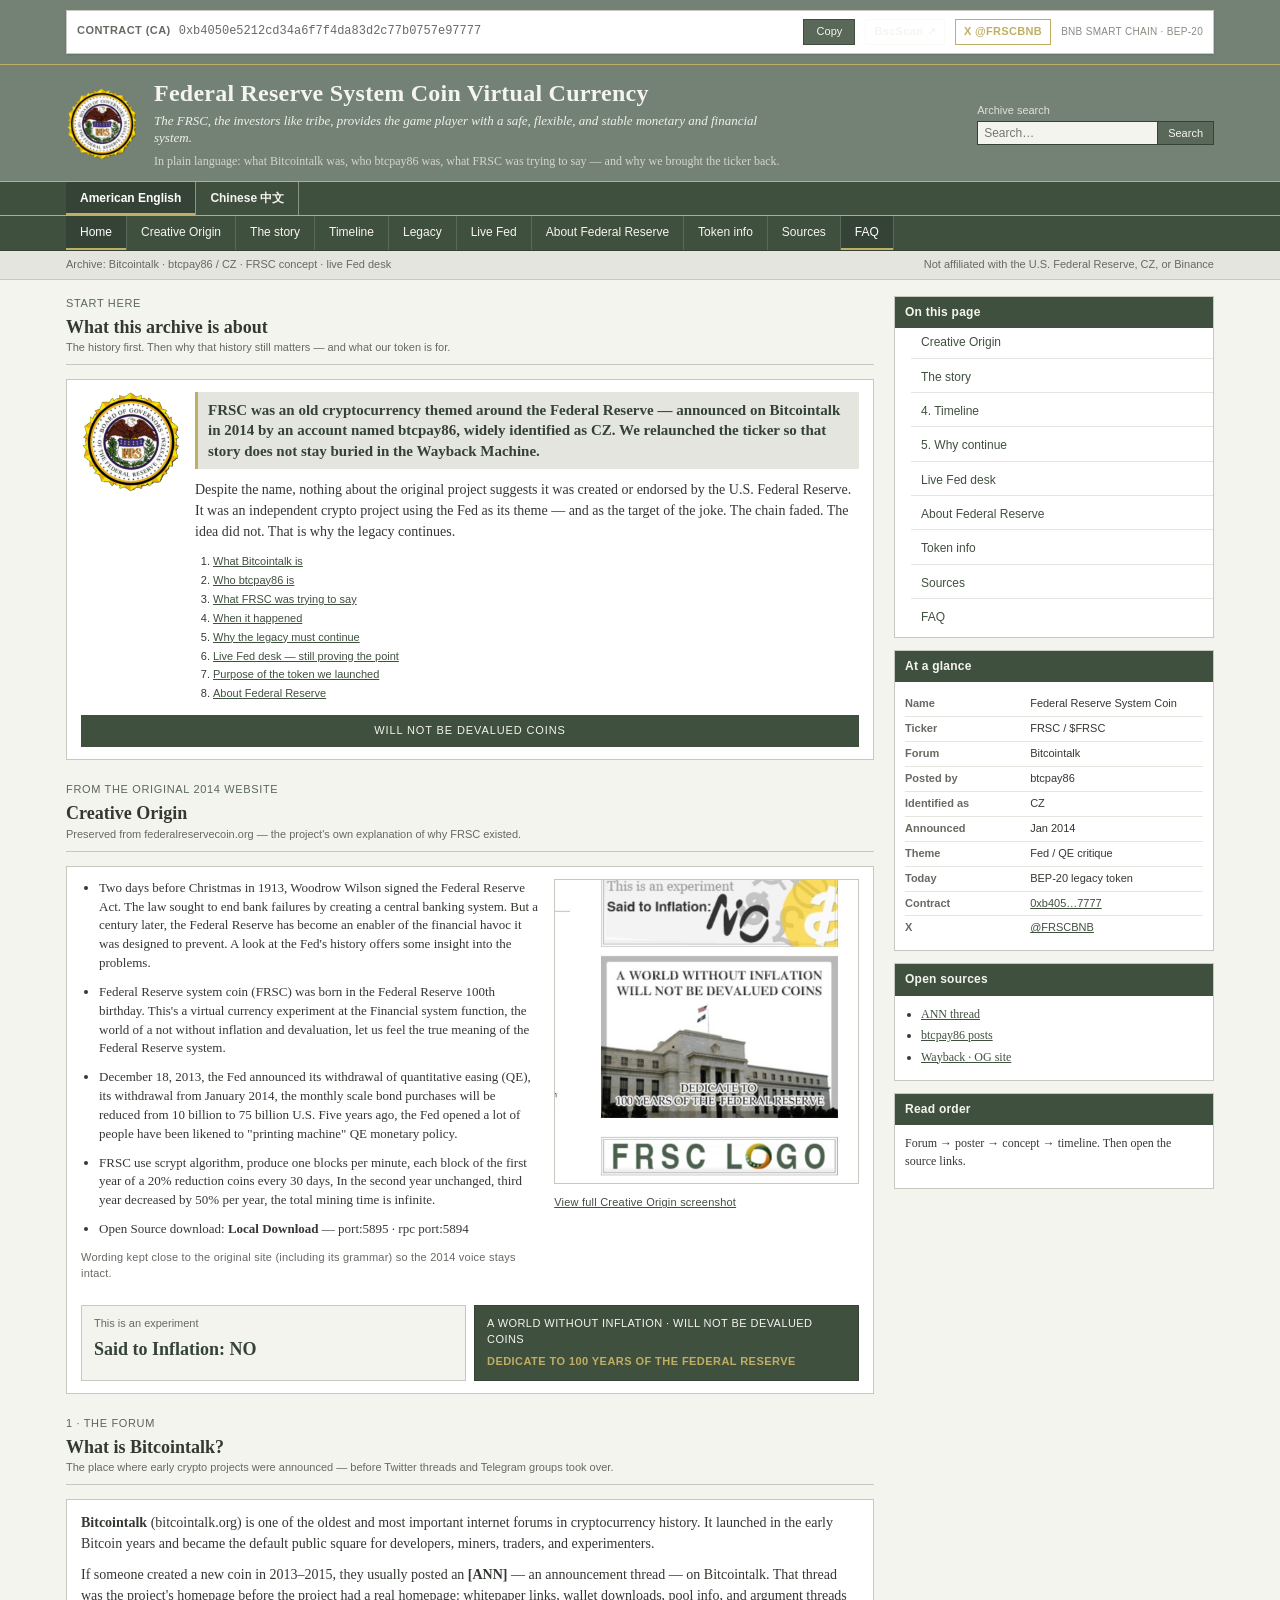
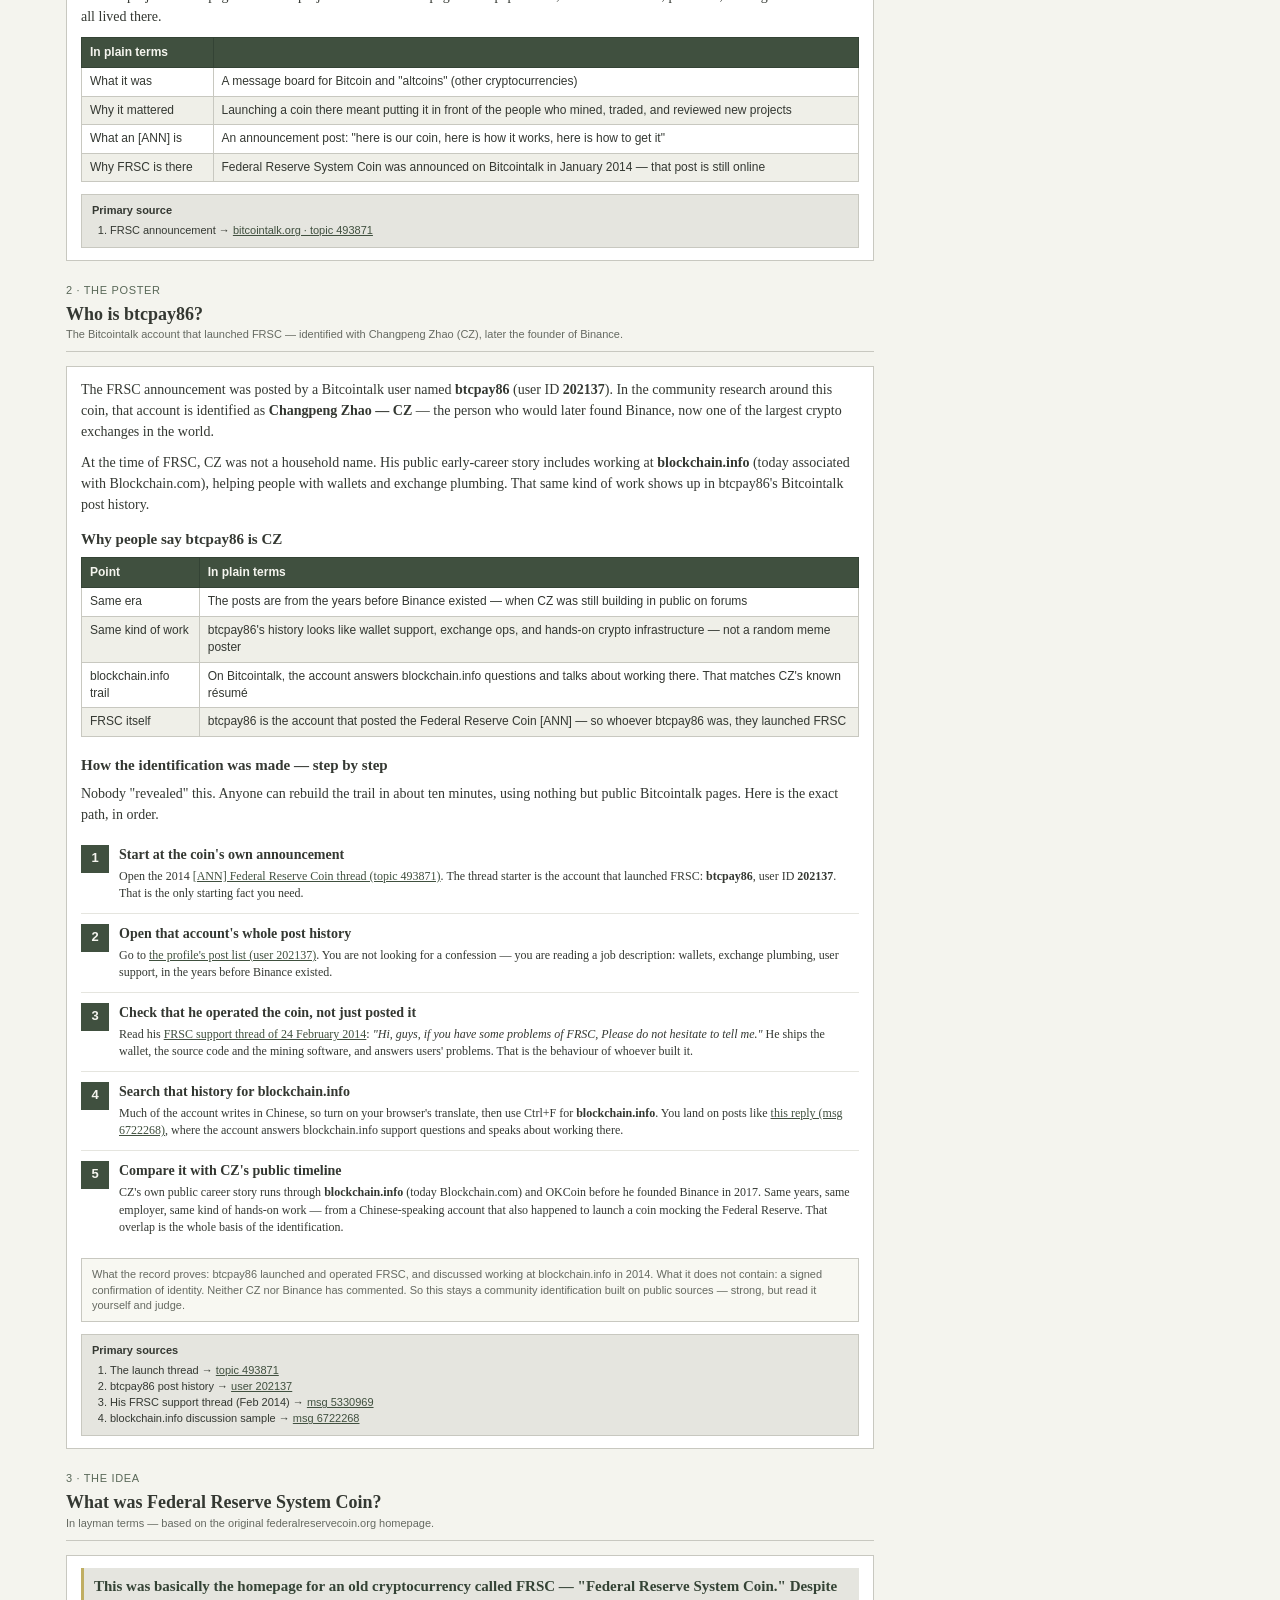
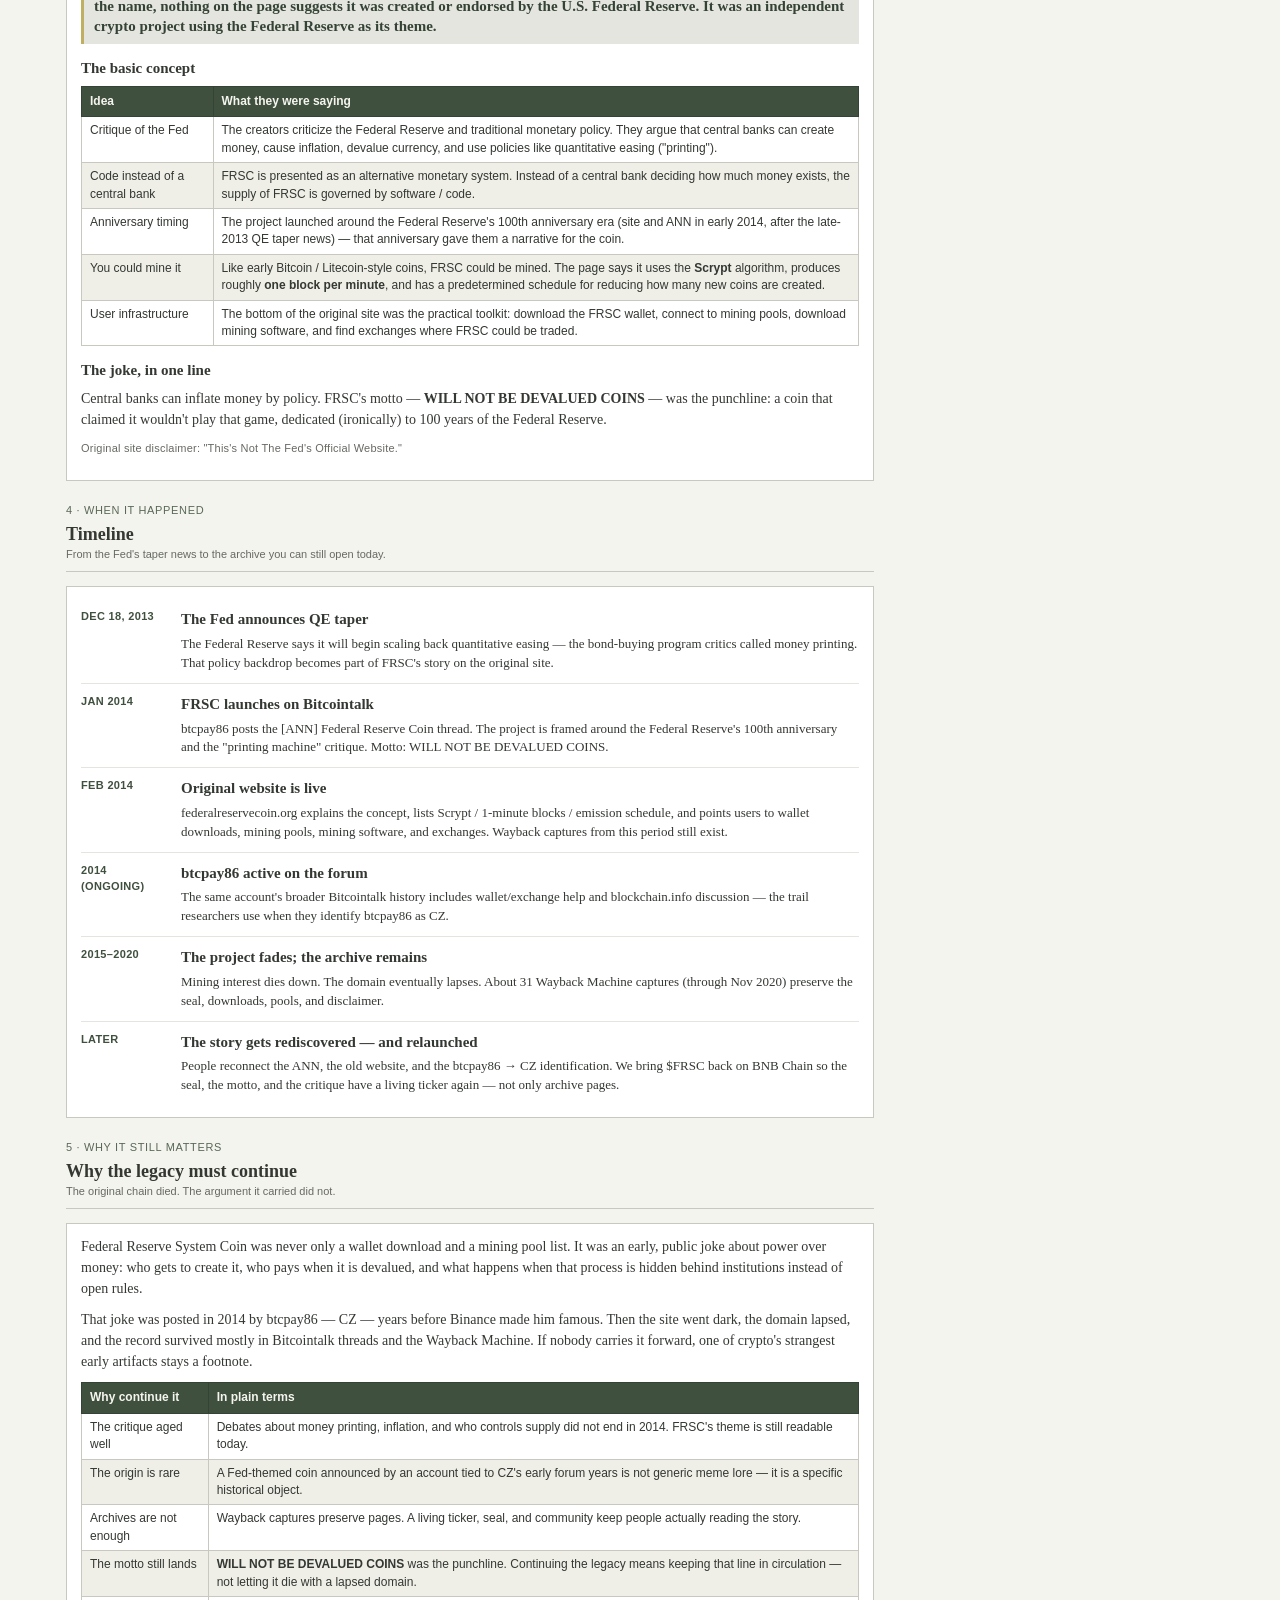
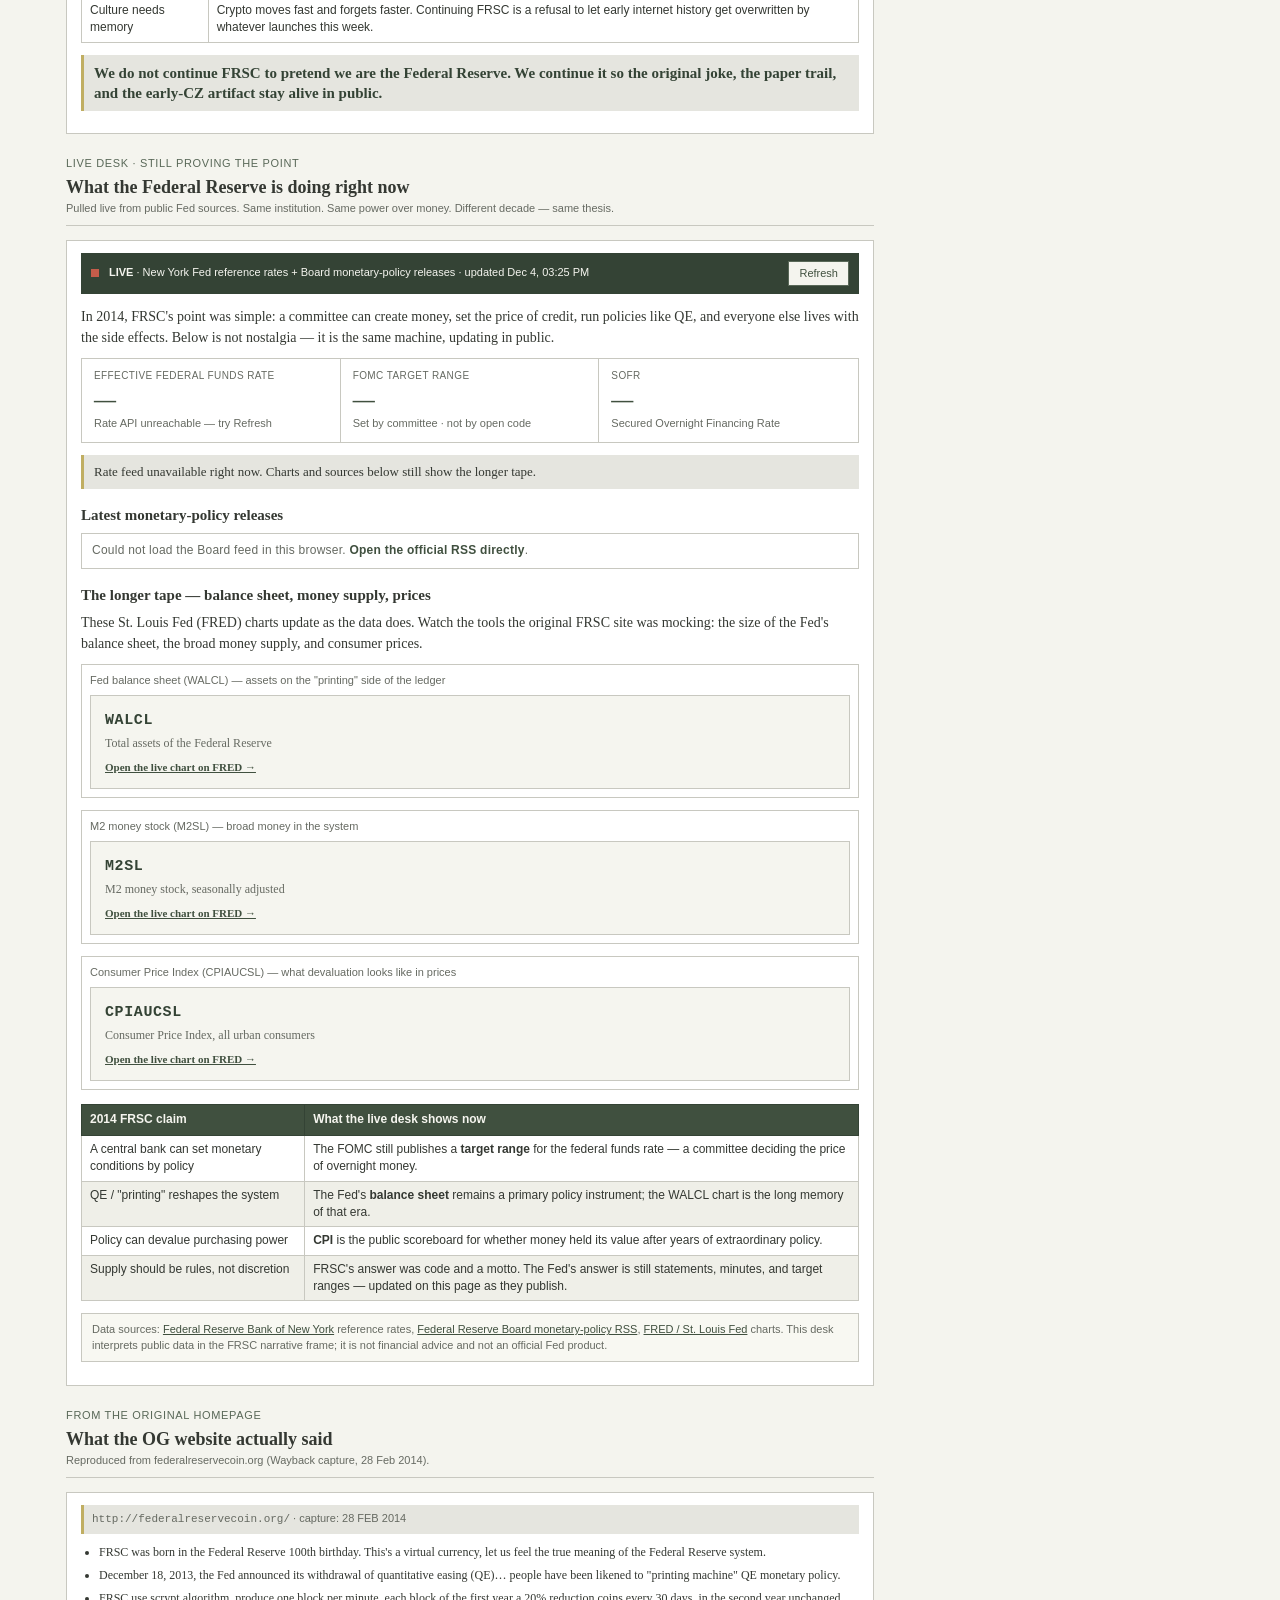
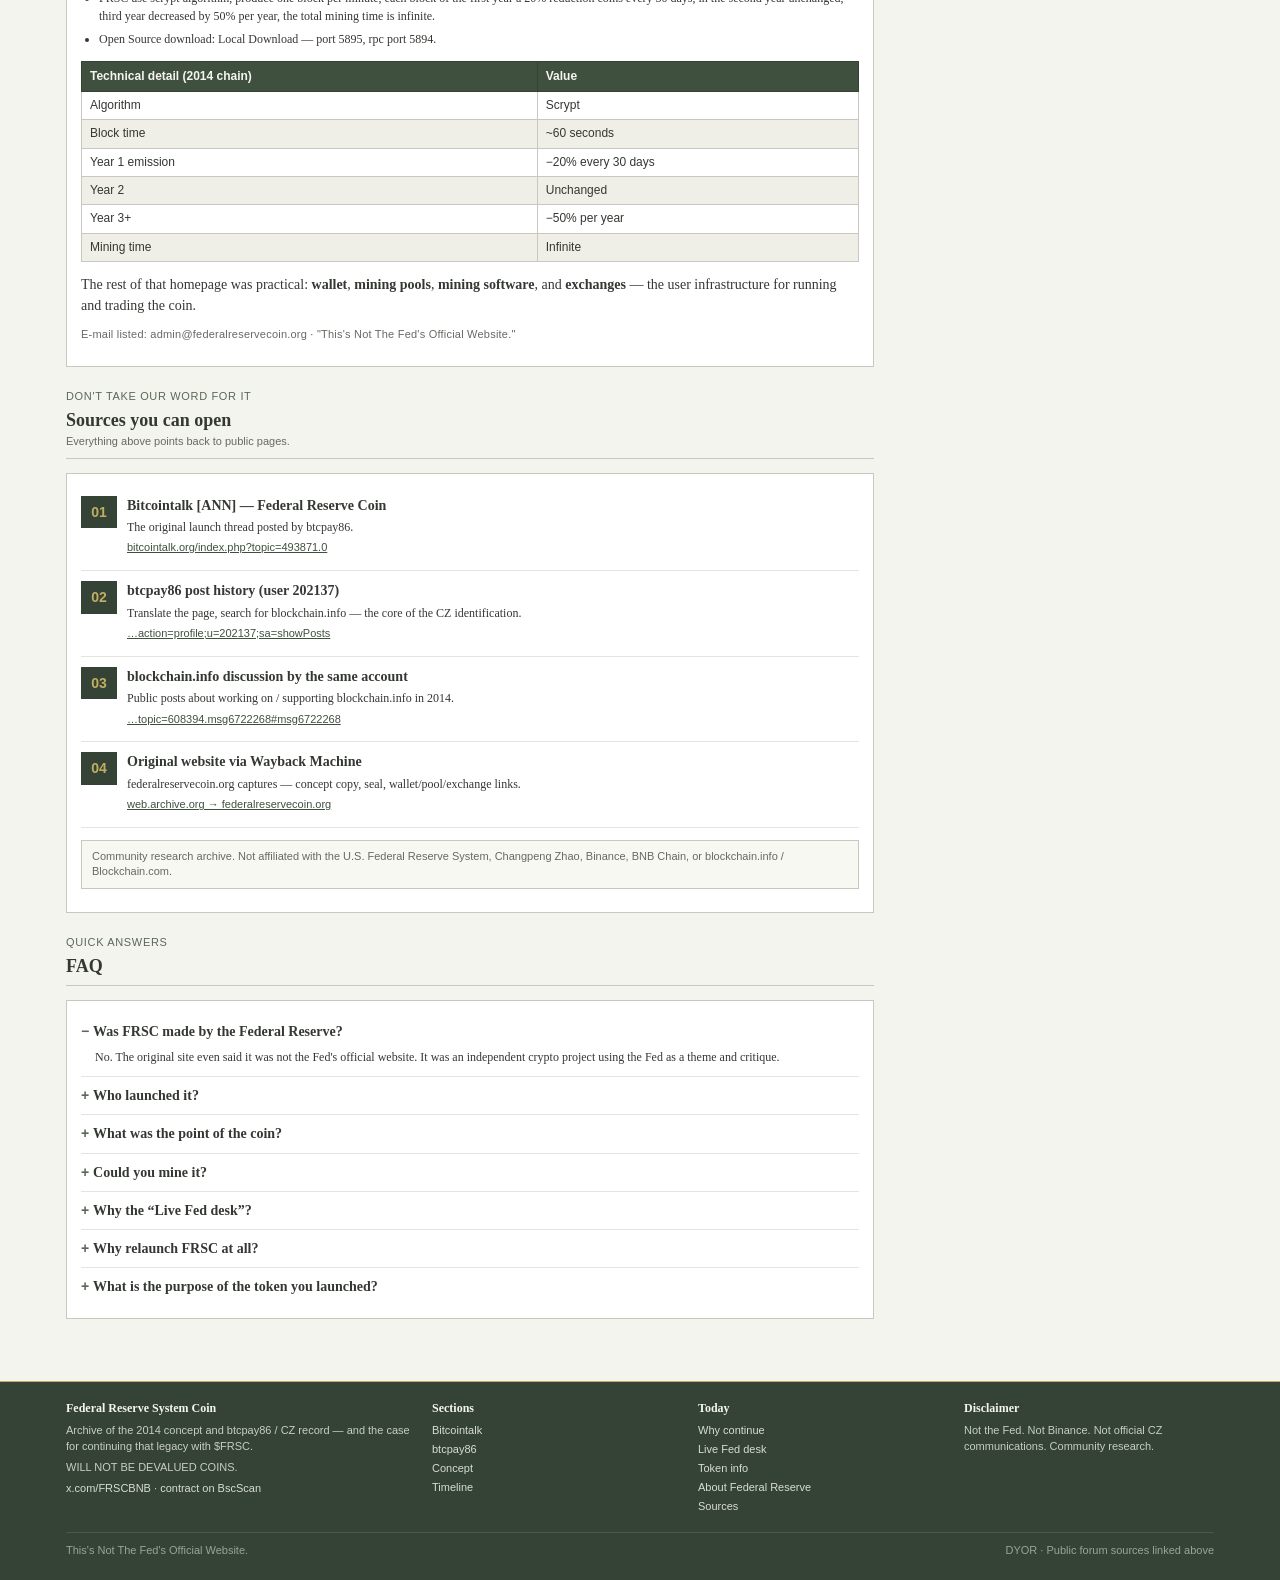
<file: index.html>
<!DOCTYPE html>
<html lang="en">
<head>
  <meta charset="utf-8" />
  <meta name="viewport" content="width=device-width, initial-scale=1" />
  <title>Federal Reserve System Coin Virtual Currency</title>
  <meta name="description" content="Federal Reserve System Coin (FRSC): Bitcointalk, btcpay86 (CZ), Creative Origin from the 2014 site, and why the legacy continues." />
  <link rel="stylesheet" href="css/styles.css" />
  <link rel="icon" href="assets/frsc-seal.png" type="image/png" />
</head>
<body>
  <!-- Contract bar — top of site -->
  <div class="ca-bar">
    <div class="wrap">
      <div class="ca-box">
        <div class="ca-left">
          <span class="ca-label" data-i18n="ca_label">CONTRACT (CA)</span>
          <code id="contract-address" class="ca-code">0xb4050e5212cd34a6f7f4da83d2c77b0757e97777</code>
        </div>
        <div class="ca-right">
          <button type="button" class="btn ca-copy" id="copy-contract" data-copy="0xb4050e5212cd34a6f7f4da83d2c77b0757e97777" data-i18n="ca_copy">Copy</button>
          <a class="ca-scan" href="https://bscscan.com/token/0xb4050e5212cd34a6f7f4da83d2c77b0757e97777" target="_blank" rel="noopener noreferrer">BscScan ↗</a>
          <a class="ca-x" href="https://x.com/FRSCBNB" target="_blank" rel="noopener noreferrer">X @FRSCBNB</a>
          <span class="ca-chain">BNB SMART CHAIN · BEP-20</span>
        </div>
      </div>
    </div>
  </div>

  <header class="site-header">
    <div class="wrap header-inner">
      <img class="header-seal" src="assets/frsc-seal.png" width="72" height="72" alt="Federal Reserve System Coin emblem" />
      <div class="header-text">
        <h1 data-i18n="site_title">Federal Reserve System Coin Virtual Currency</h1>
        <p class="subtitle og-tagline" data-i18n="og_tagline">The FRSC, the investors like tribe, provides the game player with a safe, flexible, and stable monetary and financial system.</p>
        <p class="subtitle subtitle-secondary" data-i18n="site_subtitle">In plain language: what Bitcointalk was, who btcpay86 was, what FRSC was trying to say — and why we brought the ticker back.</p>
      </div>
      <form class="header-search" role="search" action="#" method="get" onsubmit="return false;">
        <label for="q" data-i18n="search_label">Archive search</label>
        <div class="search-row">
          <input id="q" name="q" type="search" data-i18n-placeholder="search_ph" placeholder="Search…" />
          <button type="submit" data-i18n="search_btn">Search</button>
        </div>
      </form>
    </div>
  </header>

  <!-- Language only (EN / 中文) -->
  <nav class="lang-nav" aria-label="Language">
    <div class="wrap">
      <ul>
        <li><button type="button" class="lang-btn active" data-set-lang="en">American English</button></li>
        <li><button type="button" class="lang-btn" data-set-lang="zh">Chinese 中文</button></li>
      </ul>
    </div>
  </nav>

  <nav class="main-nav" aria-label="Primary">
    <div class="wrap">
      <ul>
        <li><a class="active" href="index.html" data-i18n="nav_home">Home</a></li>
        <li><a href="#origin" data-i18n="nav_origin">Creative Origin</a></li>
        <li><a href="#bitcointalk" data-i18n="nav_story">The story</a></li>
        <li><a href="#timeline" data-i18n="nav_timeline">Timeline</a></li>
        <li><a href="#legacy" data-i18n="nav_legacy">Legacy</a></li>
        <li><a href="#live" data-i18n="nav_live">Live Fed</a></li>
        <li><a href="about-federal-reserve.html" data-i18n="nav_about_fed">About Federal Reserve</a></li>
        <li><a href="token.html" data-i18n="nav_purpose">Token info</a></li>
        <li><a href="#receipts" data-i18n="nav_sources">Sources</a></li>
        <li><a href="#faq" data-i18n="nav_faq">FAQ</a></li>
      </ul>
    </div>
  </nav>

  <div class="status-strip">
    <div class="wrap">
      <span data-i18n="status_home"><strong>Archive:</strong> Bitcointalk · btcpay86 / CZ · FRSC concept · live Fed desk</span>
      <span data-i18n="status_disc">Not affiliated with the U.S. Federal Reserve, CZ, or Binance</span>
    </div>
  </div>

  <main class="page" id="home">
    <div class="wrap layout">
      <div class="main-col">

        <!-- Opening -->
        <section class="section" aria-labelledby="intro-title">
          <div class="section-head">
            <p class="kicker">Start here</p>
            <h2 id="intro-title">What this archive is about</h2>
            <p class="section-note">The history first. Then why that history still matters — and what our token is for.</p>
          </div>
          <hr class="hr" />
          <div class="panel">
            <div class="intro-grid">
              <img class="intro-seal" src="assets/frsc-seal.png" width="100" height="100" alt="FRSC seal" />
              <div>
                <p class="thesis">FRSC was an old cryptocurrency themed around the Federal Reserve — announced on Bitcointalk in 2014 by an account named btcpay86, widely identified as CZ. We relaunched the ticker so that story does not stay buried in the Wayback Machine.</p>
                <p class="intro-lead">Despite the name, nothing about the original project suggests it was created or endorsed by the U.S. Federal Reserve. It was an independent crypto project using the Fed as its theme — and as the target of the joke. The chain faded. The idea did not. That is why the legacy continues.</p>
                <ol class="pill-list" style="list-style:decimal;padding-left:18px;display:block;">
                  <li style="display:list-item;border:0;background:transparent;padding:2px 0;"><a href="#bitcointalk">What Bitcointalk is</a></li>
                  <li style="display:list-item;border:0;background:transparent;padding:2px 0;"><a href="#btcpay86">Who btcpay86 is</a></li>
                  <li style="display:list-item;border:0;background:transparent;padding:2px 0;"><a href="#concept">What FRSC was trying to say</a></li>
                  <li style="display:list-item;border:0;background:transparent;padding:2px 0;"><a href="#timeline">When it happened</a></li>
                  <li style="display:list-item;border:0;background:transparent;padding:2px 0;"><a href="#legacy">Why the legacy must continue</a></li>
                  <li style="display:list-item;border:0;background:transparent;padding:2px 0;"><a href="#live">Live Fed desk — still proving the point</a></li>
                  <li style="display:list-item;border:0;background:transparent;padding:2px 0;"><a href="token.html">Purpose of the token we launched</a></li>
                  <li style="display:list-item;border:0;background:transparent;padding:2px 0;"><a href="about-federal-reserve.html">About Federal Reserve</a></li>
                </ol>
              </div>
            </div>
            <div class="dedicate" style="margin-top:12px;">WILL NOT BE DEVALUED COINS</div>
          </div>
        </section>

        <!-- Creative Origin (from OG site) -->
        <section class="section" id="origin" aria-labelledby="origin-title">
          <div class="section-head">
            <p class="kicker" data-i18n="origin_kicker">From the original 2014 website</p>
            <h2 id="origin-title" data-i18n="origin_title">Creative Origin</h2>
            <p class="section-note" data-i18n="origin_note">Preserved from federalreservecoin.org — the project's own explanation of why FRSC existed.</p>
          </div>
          <hr class="hr" />
          <div class="panel">
            <div class="origin-layout">
              <div class="origin-copy">
                <ul class="origin-bullets">
                  <li data-i18n="origin_b1">Two days before Christmas in 1913, Woodrow Wilson signed the Federal Reserve Act. The law sought to end bank failures by creating a central banking system. But a century later, the Federal Reserve has become an enabler of the financial havoc it was designed to prevent. A look at the Fed's history offers some insight into the problems.</li>
                  <li data-i18n="origin_b2">Federal Reserve system coin (FRSC) was born in the Federal Reserve 100th birthday. This's a virtual currency experiment at the Financial system function, the world of a not without inflation and devaluation, let us feel the true meaning of the Federal Reserve system.</li>
                  <li data-i18n="origin_b3">December 18, 2013, the Fed announced its withdrawal of quantitative easing (QE), its withdrawal from January 2014, the monthly scale bond purchases will be reduced from 10 billion to 75 billion U.S. Five years ago, the Fed opened a lot of people have been likened to "printing machine" QE monetary policy.</li>
                  <li data-i18n="origin_b4">FRSC use scrypt algorithm, produce one blocks per minute, each block of the first year of a 20% reduction coins every 30 days, In the second year unchanged, third year decreased by 50% per year, the total mining time is infinite.</li>
                  <li data-i18n-html="origin_b5">Open Source download: <strong>Local Download</strong> — port:5895 · rpc port:5894</li>
                </ul>
                <p class="meta" data-i18n="origin_meta">Wording kept close to the original site (including its grammar) so the 2014 voice stays intact.</p>
              </div>
              <aside class="origin-art" aria-label="Original FRSC graphics">
                <img src="assets/og/origin-banners.png" width="423" height="424" alt="Original FRSC banners: Said to Inflation NO; Will Not Be Devalued Coins; FRSC logo" />
                <p class="meta"><a href="assets/og/creative-origin.png" target="_blank" rel="noopener noreferrer" data-i18n="origin_full_shot">View full Creative Origin screenshot</a></p>
              </aside>
            </div>
            <div class="origin-banners-text">
              <div class="ob-card">
                <p class="ob-small" data-i18n="banner1_small">This is an experiment</p>
                <p class="ob-big" data-i18n="banner1_big">Said to Inflation: NO</p>
              </div>
              <div class="ob-card ob-card-dark">
                <p data-i18n="banner2_top">A WORLD WITHOUT INFLATION · WILL NOT BE DEVALUED COINS</p>
                <p class="ob-dedicate" data-i18n="banner2_bottom">DEDICATE TO 100 YEARS OF THE FEDERAL RESERVE</p>
              </div>
            </div>
          </div>
        </section>

        <!-- 1. Bitcointalk -->
        <section class="section" id="bitcointalk" aria-labelledby="bitcointalk-title">
          <div class="section-head">
            <p class="kicker" data-i18n="bt_kicker">1 · The forum</p>
            <h2 id="bitcointalk-title" data-i18n="bt_title">What is Bitcointalk?</h2>
            <p class="section-note">The place where early crypto projects were announced — before Twitter threads and Telegram groups took over.</p>
          </div>
          <hr class="hr" />
          <div class="panel">
            <p class="intro-lead"><strong>Bitcointalk</strong> (bitcointalk.org) is one of the oldest and most important internet forums in cryptocurrency history. It launched in the early Bitcoin years and became the default public square for developers, miners, traders, and experimenters.</p>
            <p class="intro-lead">If someone created a new coin in 2013–2015, they usually posted an <strong>[ANN]</strong> — an announcement thread — on Bitcointalk. That thread was the project's homepage before the project had a real homepage: whitepaper links, wallet downloads, pool info, and argument threads all lived there.</p>
            <table class="data" style="margin-top:10px;">
              <thead>
                <tr>
                  <th>In plain terms</th>
                  <th></th>
                </tr>
              </thead>
              <tbody>
                <tr>
                  <td>What it was</td>
                  <td>A message board for Bitcoin and "altcoins" (other cryptocurrencies)</td>
                </tr>
                <tr>
                  <td>Why it mattered</td>
                  <td>Launching a coin there meant putting it in front of the people who mined, traded, and reviewed new projects</td>
                </tr>
                <tr>
                  <td>What an [ANN] is</td>
                  <td>An announcement post: "here is our coin, here is how it works, here is how to get it"</td>
                </tr>
                <tr>
                  <td>Why FRSC is there</td>
                  <td>Federal Reserve System Coin was announced on Bitcointalk in January 2014 — that post is still online</td>
                </tr>
              </tbody>
            </table>
            <div class="source-links" style="margin-top:12px;">
              <strong>Primary source</strong>
              <ol>
                <li>FRSC announcement → <a href="https://bitcointalk.org/index.php?topic=493871.0" target="_blank" rel="noopener noreferrer">bitcointalk.org · topic 493871</a></li>
              </ol>
            </div>
          </div>
        </section>

        <!-- 2. btcpay86 / CZ -->
        <section class="section" id="btcpay86" aria-labelledby="btcpay86-title">
          <div class="section-head">
            <p class="kicker">2 · The poster</p>
            <h2 id="btcpay86-title">Who is btcpay86?</h2>
            <p class="section-note">The Bitcointalk account that launched FRSC — identified with Changpeng Zhao (CZ), later the founder of Binance.</p>
          </div>
          <hr class="hr" />
          <div class="panel">
            <p class="intro-lead">The FRSC announcement was posted by a Bitcointalk user named <strong>btcpay86</strong> (user ID <strong>202137</strong>). In the community research around this coin, that account is identified as <strong>Changpeng Zhao — CZ</strong> — the person who would later found Binance, now one of the largest crypto exchanges in the world.</p>
            <p class="intro-lead">At the time of FRSC, CZ was not a household name. His public early-career story includes working at <strong>blockchain.info</strong> (today associated with Blockchain.com), helping people with wallets and exchange plumbing. That same kind of work shows up in btcpay86's Bitcointalk post history.</p>

            <h3 style="font-size:15px;margin:14px 0 6px;">Why people say btcpay86 is CZ</h3>
            <table class="data">
              <thead>
                <tr>
                  <th>Point</th>
                  <th>In plain terms</th>
                </tr>
              </thead>
              <tbody>
                <tr>
                  <td>Same era</td>
                  <td>The posts are from the years before Binance existed — when CZ was still building in public on forums</td>
                </tr>
                <tr>
                  <td>Same kind of work</td>
                  <td>btcpay86's history looks like wallet support, exchange ops, and hands-on crypto infrastructure — not a random meme poster</td>
                </tr>
                <tr>
                  <td>blockchain.info trail</td>
                  <td>On Bitcointalk, the account answers blockchain.info questions and talks about working there. That matches CZ's known résumé</td>
                </tr>
                <tr>
                  <td>FRSC itself</td>
                  <td>btcpay86 is the account that posted the Federal Reserve Coin [ANN] — so whoever btcpay86 was, they launched FRSC</td>
                </tr>
              </tbody>
            </table>

            <h3 style="font-size:15px;margin:18px 0 6px;" data-i18n="method_h">How the identification was made — step by step</h3>
            <p class="intro-lead" data-i18n="method_intro">Nobody "revealed" this. Anyone can rebuild the trail in about ten minutes, using nothing but public Bitcointalk pages. Here is the exact path, in order.</p>
            <ol class="steps method-steps">
              <li>
                <div class="step-n">1</div>
                <div>
                  <h3 data-i18n="method_s1_h">Start at the coin's own announcement</h3>
                  <p data-i18n-html="method_s1_p">Open the 2014 <a href="https://bitcointalk.org/index.php?topic=493871.0" target="_blank" rel="noopener noreferrer">[ANN] Federal Reserve Coin thread (topic 493871)</a>. The thread starter is the account that launched FRSC: <strong>btcpay86</strong>, user ID <strong>202137</strong>. That is the only starting fact you need.</p>
                </div>
              </li>
              <li>
                <div class="step-n">2</div>
                <div>
                  <h3 data-i18n="method_s2_h">Open that account's whole post history</h3>
                  <p data-i18n-html="method_s2_p">Go to <a href="https://bitcointalk.org/index.php?action=profile;u=202137;sa=showPosts" target="_blank" rel="noopener noreferrer">the profile's post list (user 202137)</a>. You are not looking for a confession — you are reading a job description: wallets, exchange plumbing, user support, in the years before Binance existed.</p>
                </div>
              </li>
              <li>
                <div class="step-n">3</div>
                <div>
                  <h3 data-i18n="method_s3_h">Check that he operated the coin, not just posted it</h3>
                  <p data-i18n-html="method_s3_p">Read his <a href="https://bitcointalk.org/index.php?topic=484188.msg5330969#msg5330969" target="_blank" rel="noopener noreferrer">FRSC support thread of 24 February 2014</a>: <em>"Hi, guys, if you have some problems of FRSC, Please do not hesitate to tell me."</em> He ships the wallet, the source code and the mining software, and answers users' problems. That is the behaviour of whoever built it.</p>
                </div>
              </li>
              <li>
                <div class="step-n">4</div>
                <div>
                  <h3 data-i18n="method_s4_h">Search that history for blockchain.info</h3>
                  <p data-i18n-html="method_s4_p">Much of the account writes in Chinese, so turn on your browser's translate, then use Ctrl+F for <strong>blockchain.info</strong>. You land on posts like <a href="https://bitcointalk.org/index.php?topic=608394.msg6722268#msg6722268" target="_blank" rel="noopener noreferrer">this reply (msg 6722268)</a>, where the account answers blockchain.info support questions and speaks about working there.</p>
                </div>
              </li>
              <li>
                <div class="step-n">5</div>
                <div>
                  <h3 data-i18n="method_s5_h">Compare it with CZ's public timeline</h3>
                  <p data-i18n-html="method_s5_p">CZ's own public career story runs through <strong>blockchain.info</strong> (today Blockchain.com) and OKCoin before he founded Binance in 2017. Same years, same employer, same kind of hands-on work — from a Chinese-speaking account that also happened to launch a coin mocking the Federal Reserve. That overlap is the whole basis of the identification.</p>
                </div>
              </li>
            </ol>
            <p class="disclaimer" data-i18n="method_caveat">What the record proves: btcpay86 launched and operated FRSC, and discussed working at blockchain.info in 2014. What it does not contain: a signed confirmation of identity. Neither CZ nor Binance has commented. So this stays a community identification built on public sources — strong, but read it yourself and judge.</p>

            <div class="source-links" style="margin-top:12px;">
              <strong data-i18n="method_src_h">Primary sources</strong>
              <ol>
                <li><span data-i18n="method_src1">The launch thread</span> → <a href="https://bitcointalk.org/index.php?topic=493871.0" target="_blank" rel="noopener noreferrer">topic 493871</a></li>
                <li><span data-i18n="method_src2">btcpay86 post history</span> → <a href="https://bitcointalk.org/index.php?action=profile;u=202137;sa=showPosts" target="_blank" rel="noopener noreferrer">user 202137</a></li>
                <li><span data-i18n="method_src3">His FRSC support thread (Feb 2014)</span> → <a href="https://bitcointalk.org/index.php?topic=484188.msg5330969#msg5330969" target="_blank" rel="noopener noreferrer">msg 5330969</a></li>
                <li><span data-i18n="method_src4">blockchain.info discussion sample</span> → <a href="https://bitcointalk.org/index.php?topic=608394.msg6722268#msg6722268" target="_blank" rel="noopener noreferrer">msg 6722268</a></li>
              </ol>
            </div>
          </div>
        </section>

        <!-- 3. Concept from OG site -->
        <section class="section" id="concept" aria-labelledby="concept-title">
          <div class="section-head">
            <p class="kicker">3 · The idea</p>
            <h2 id="concept-title">What was Federal Reserve System Coin?</h2>
            <p class="section-note">In layman terms — based on the original federalreservecoin.org homepage.</p>
          </div>
          <hr class="hr" />
          <div class="panel">
            <p class="thesis">This was basically the homepage for an old cryptocurrency called FRSC — "Federal Reserve System Coin." Despite the name, nothing on the page suggests it was created or endorsed by the U.S. Federal Reserve. It was an independent crypto project using the Federal Reserve as its theme.</p>

            <h3 style="font-size:15px;margin:14px 0 6px;">The basic concept</h3>
            <table class="data">
              <thead>
                <tr>
                  <th>Idea</th>
                  <th>What they were saying</th>
                </tr>
              </thead>
              <tbody>
                <tr>
                  <td>Critique of the Fed</td>
                  <td>The creators criticize the Federal Reserve and traditional monetary policy. They argue that central banks can create money, cause inflation, devalue currency, and use policies like quantitative easing ("printing").</td>
                </tr>
                <tr>
                  <td>Code instead of a central bank</td>
                  <td>FRSC is presented as an alternative monetary system. Instead of a central bank deciding how much money exists, the supply of FRSC is governed by software / code.</td>
                </tr>
                <tr>
                  <td>Anniversary timing</td>
                  <td>The project launched around the Federal Reserve's 100th anniversary era (site and ANN in early 2014, after the late-2013 QE taper news) — that anniversary gave them a narrative for the coin.</td>
                </tr>
                <tr>
                  <td>You could mine it</td>
                  <td>Like early Bitcoin / Litecoin-style coins, FRSC could be mined. The page says it uses the <strong>Scrypt</strong> algorithm, produces roughly <strong>one block per minute</strong>, and has a predetermined schedule for reducing how many new coins are created.</td>
                </tr>
                <tr>
                  <td>User infrastructure</td>
                  <td>The bottom of the original site was the practical toolkit: download the FRSC wallet, connect to mining pools, download mining software, and find exchanges where FRSC could be traded.</td>
                </tr>
              </tbody>
            </table>

            <h3 style="font-size:15px;margin:14px 0 6px;">The joke, in one line</h3>
            <p class="intro-lead">Central banks can inflate money by policy. FRSC's motto — <strong>WILL NOT BE DEVALUED COINS</strong> — was the punchline: a coin that claimed it wouldn't play that game, dedicated (ironically) to 100 years of the Federal Reserve.</p>
            <p class="meta">Original site disclaimer: "This's Not The Fed's Official Website."</p>
          </div>
        </section>

        <!-- 4. Timeline -->
        <section class="section" id="timeline" aria-labelledby="timeline-title">
          <div class="section-head">
            <p class="kicker">4 · When it happened</p>
            <h2 id="timeline-title">Timeline</h2>
            <p class="section-note">From the Fed's taper news to the archive you can still open today.</p>
          </div>
          <hr class="hr" />
          <div class="panel">
            <ol class="timeline">
              <li>
                <div class="when">Dec 18, 2013</div>
                <div>
                  <h3>The Fed announces QE taper</h3>
                  <p>The Federal Reserve says it will begin scaling back quantitative easing — the bond-buying program critics called money printing. That policy backdrop becomes part of FRSC's story on the original site.</p>
                </div>
              </li>
              <li>
                <div class="when">Jan 2014</div>
                <div>
                  <h3>FRSC launches on Bitcointalk</h3>
                  <p>btcpay86 posts the [ANN] Federal Reserve Coin thread. The project is framed around the Federal Reserve's 100th anniversary and the "printing machine" critique. Motto: WILL NOT BE DEVALUED COINS.</p>
                </div>
              </li>
              <li>
                <div class="when">Feb 2014</div>
                <div>
                  <h3>Original website is live</h3>
                  <p>federalreservecoin.org explains the concept, lists Scrypt / 1-minute blocks / emission schedule, and points users to wallet downloads, mining pools, mining software, and exchanges. Wayback captures from this period still exist.</p>
                </div>
              </li>
              <li>
                <div class="when">2014 (ongoing)</div>
                <div>
                  <h3>btcpay86 active on the forum</h3>
                  <p>The same account's broader Bitcointalk history includes wallet/exchange help and blockchain.info discussion — the trail researchers use when they identify btcpay86 as CZ.</p>
                </div>
              </li>
              <li>
                <div class="when">2015–2020</div>
                <div>
                  <h3>The project fades; the archive remains</h3>
                  <p>Mining interest dies down. The domain eventually lapses. About 31 Wayback Machine captures (through Nov 2020) preserve the seal, downloads, pools, and disclaimer.</p>
                </div>
              </li>
              <li>
                <div class="when">Later</div>
                <div>
                  <h3>The story gets rediscovered — and relaunched</h3>
                  <p>People reconnect the ANN, the old website, and the btcpay86 → CZ identification. We bring $FRSC back on BNB Chain so the seal, the motto, and the critique have a living ticker again — not only archive pages.</p>
                </div>
              </li>
            </ol>
          </div>
        </section>

        <!-- 5. Why legacy continues -->
        <section class="section" id="legacy" aria-labelledby="legacy-title">
          <div class="section-head">
            <p class="kicker">5 · Why it still matters</p>
            <h2 id="legacy-title">Why the legacy must continue</h2>
            <p class="section-note">The original chain died. The argument it carried did not.</p>
          </div>
          <hr class="hr" />
          <div class="panel">
            <p class="intro-lead">Federal Reserve System Coin was never only a wallet download and a mining pool list. It was an early, public joke about power over money: who gets to create it, who pays when it is devalued, and what happens when that process is hidden behind institutions instead of open rules.</p>
            <p class="intro-lead">That joke was posted in 2014 by btcpay86 — CZ — years before Binance made him famous. Then the site went dark, the domain lapsed, and the record survived mostly in Bitcointalk threads and the Wayback Machine. If nobody carries it forward, one of crypto's strangest early artifacts stays a footnote.</p>
            <table class="data" style="margin-top:10px;">
              <thead>
                <tr>
                  <th>Why continue it</th>
                  <th>In plain terms</th>
                </tr>
              </thead>
              <tbody>
                <tr>
                  <td>The critique aged well</td>
                  <td>Debates about money printing, inflation, and who controls supply did not end in 2014. FRSC's theme is still readable today.</td>
                </tr>
                <tr>
                  <td>The origin is rare</td>
                  <td>A Fed-themed coin announced by an account tied to CZ's early forum years is not generic meme lore — it is a specific historical object.</td>
                </tr>
                <tr>
                  <td>Archives are not enough</td>
                  <td>Wayback captures preserve pages. A living ticker, seal, and community keep people actually reading the story.</td>
                </tr>
                <tr>
                  <td>The motto still lands</td>
                  <td><strong>WILL NOT BE DEVALUED COINS</strong> was the punchline. Continuing the legacy means keeping that line in circulation — not letting it die with a lapsed domain.</td>
                </tr>
                <tr>
                  <td>Culture needs memory</td>
                  <td>Crypto moves fast and forgets faster. Continuing FRSC is a refusal to let early internet history get overwritten by whatever launches this week.</td>
                </tr>
              </tbody>
            </table>
            <p class="thesis" style="margin-top:12px;">We do not continue FRSC to pretend we are the Federal Reserve. We continue it so the original joke, the paper trail, and the early-CZ artifact stay alive in public.</p>
          </div>
        </section>

        <!-- Live Fed desk -->
        <section class="section" id="live" aria-labelledby="live-title">
          <div class="section-head">
            <p class="kicker">Live desk · Still proving the point</p>
            <h2 id="live-title">What the Federal Reserve is doing right now</h2>
            <p class="section-note">Pulled live from public Fed sources. Same institution. Same power over money. Different decade — same thesis.</p>
          </div>
          <hr class="hr" />
          <div class="panel">
            <div class="live-banner">
              <span class="live-dot" aria-hidden="true"></span>
              <span><strong>LIVE</strong> · New York Fed reference rates + Board monetary-policy releases · <span id="live-updated">loading…</span></span>
              <button type="button" class="btn btn-ghost" id="live-refresh">Refresh</button>
            </div>

            <p class="intro-lead">In 2014, FRSC's point was simple: a committee can create money, set the price of credit, run policies like QE, and everyone else lives with the side effects. Below is not nostalgia — it is the same machine, updating in public.</p>

            <div class="live-metrics" id="live-metrics" aria-live="polite">
              <div class="live-metric">
                <div class="lm-label">Effective Federal Funds Rate</div>
                <div class="lm-value" id="live-effr">—</div>
                <div class="lm-meta" id="live-effr-meta">NY Fed · loading</div>
              </div>
              <div class="live-metric">
                <div class="lm-label">FOMC target range</div>
                <div class="lm-value" id="live-target">—</div>
                <div class="lm-meta">Set by committee · not by open code</div>
              </div>
              <div class="live-metric">
                <div class="lm-label">SOFR</div>
                <div class="lm-value" id="live-sofr">—</div>
                <div class="lm-meta" id="live-sofr-meta">Secured Overnight Financing Rate</div>
              </div>
            </div>

            <p class="live-readout" id="live-readout">Loading the latest reading…</p>

            <h3 class="live-subhead">Latest monetary-policy releases</h3>
            <ul class="live-feed" id="live-feed">
              <li class="meta">Fetching Federal Reserve Board press feed…</li>
            </ul>

            <h3 class="live-subhead">The longer tape — balance sheet, money supply, prices</h3>
            <p class="intro-lead" style="margin-bottom:10px;">These St. Louis Fed (FRED) charts update as the data does. Watch the tools the original FRSC site was mocking: the size of the Fed's balance sheet, the broad money supply, and consumer prices.</p>
            <div class="live-charts">
              <figure>
                <figcaption>Fed balance sheet (WALCL) — assets on the "printing" side of the ledger</figcaption>
                <a class="chart-card" href="https://fred.stlouisfed.org/series/WALCL" target="_blank" rel="noopener noreferrer">
                  <span class="cc-code">WALCL</span>
                  <span class="cc-name">Total assets of the Federal Reserve</span>
                  <span class="cc-go">Open the live chart on FRED →</span>
                </a>
              </figure>
              <figure>
                <figcaption>M2 money stock (M2SL) — broad money in the system</figcaption>
                <a class="chart-card" href="https://fred.stlouisfed.org/series/M2SL" target="_blank" rel="noopener noreferrer">
                  <span class="cc-code">M2SL</span>
                  <span class="cc-name">M2 money stock, seasonally adjusted</span>
                  <span class="cc-go">Open the live chart on FRED →</span>
                </a>
              </figure>
              <figure>
                <figcaption>Consumer Price Index (CPIAUCSL) — what devaluation looks like in prices</figcaption>
                <a class="chart-card" href="https://fred.stlouisfed.org/series/CPIAUCSL" target="_blank" rel="noopener noreferrer">
                  <span class="cc-code">CPIAUCSL</span>
                  <span class="cc-name">Consumer Price Index, all urban consumers</span>
                  <span class="cc-go">Open the live chart on FRED →</span>
                </a>
              </figure>
            </div>

            <table class="data" style="margin-top:14px;">
              <thead>
                <tr>
                  <th>2014 FRSC claim</th>
                  <th>What the live desk shows now</th>
                </tr>
              </thead>
              <tbody>
                <tr>
                  <td>A central bank can set monetary conditions by policy</td>
                  <td>The FOMC still publishes a <strong>target range</strong> for the federal funds rate — a committee deciding the price of overnight money.</td>
                </tr>
                <tr>
                  <td>QE / "printing" reshapes the system</td>
                  <td>The Fed's <strong>balance sheet</strong> remains a primary policy instrument; the WALCL chart is the long memory of that era.</td>
                </tr>
                <tr>
                  <td>Policy can devalue purchasing power</td>
                  <td><strong>CPI</strong> is the public scoreboard for whether money held its value after years of extraordinary policy.</td>
                </tr>
                <tr>
                  <td>Supply should be rules, not discretion</td>
                  <td>FRSC's answer was code and a motto. The Fed's answer is still statements, minutes, and target ranges — updated on this page as they publish.</td>
                </tr>
              </tbody>
            </table>

            <p class="disclaimer" style="margin-top:12px;">
              Data sources: <a href="https://www.newyorkfed.org/" target="_blank" rel="noopener noreferrer">Federal Reserve Bank of New York</a> reference rates,
              <a href="https://www.federalreserve.gov/feeds/press_monetary.xml" target="_blank" rel="noopener noreferrer">Federal Reserve Board monetary-policy RSS</a>,
              <a href="https://fred.stlouisfed.org/" target="_blank" rel="noopener noreferrer">FRED / St. Louis Fed</a> charts.
              This desk interprets public data in the FRSC narrative frame; it is not financial advice and not an official Fed product.
            </p>
          </div>
        </section>

        <!-- OG site details -->
        <section class="section" id="spec" aria-labelledby="spec-title">
          <div class="section-head">
            <p class="kicker">From the original homepage</p>
            <h2 id="spec-title">What the OG website actually said</h2>
            <p class="section-note">Reproduced from federalreservecoin.org (Wayback capture, 28 Feb 2014).</p>
          </div>
          <hr class="hr" />
          <div class="panel">
            <p class="spec-quote"><code>http://federalreservecoin.org/</code> · capture: 28 FEB 2014</p>
            <ul class="spec-list">
              <li>FRSC was born in the Federal Reserve 100th birthday. This's a virtual currency, let us feel the true meaning of the Federal Reserve system.</li>
              <li>December 18, 2013, the Fed announced its withdrawal of quantitative easing (QE)… people have been likened to "printing machine" QE monetary policy.</li>
              <li>FRSC use scrypt algorithm, produce one block per minute, each block of the first year a 20% reduction coins every 30 days, in the second year unchanged, third year decreased by 50% per year, the total mining time is infinite.</li>
              <li>Open Source download: Local Download — port 5895, rpc port 5894.</li>
            </ul>
            <table class="data">
              <thead>
                <tr>
                  <th>Technical detail (2014 chain)</th>
                  <th>Value</th>
                </tr>
              </thead>
              <tbody>
                <tr><td>Algorithm</td><td>Scrypt</td></tr>
                <tr><td>Block time</td><td>~60 seconds</td></tr>
                <tr><td>Year 1 emission</td><td>−20% every 30 days</td></tr>
                <tr><td>Year 2</td><td>Unchanged</td></tr>
                <tr><td>Year 3+</td><td>−50% per year</td></tr>
                <tr><td>Mining time</td><td>Infinite</td></tr>
              </tbody>
            </table>
            <p class="intro-lead" style="margin-top:12px;">The rest of that homepage was practical: <strong>wallet</strong>, <strong>mining pools</strong>, <strong>mining software</strong>, and <strong>exchanges</strong> — the user infrastructure for running and trading the coin.</p>
            <p class="meta">E-mail listed: admin@federalreservecoin.org · "This's Not The Fed's Official Website."</p>
          </div>
        </section>

        <!-- Sources -->
        <section class="section" id="receipts" aria-labelledby="receipts-title">
          <div class="section-head">
            <p class="kicker">Don't take our word for it</p>
            <h2 id="receipts-title">Sources you can open</h2>
            <p class="section-note">Everything above points back to public pages.</p>
          </div>
          <hr class="hr" />
          <div class="panel">
            <article class="receipt">
              <div class="num">01</div>
              <div>
                <h3>Bitcointalk [ANN] — Federal Reserve Coin</h3>
                <p>The original launch thread posted by btcpay86.</p>
                <p class="src"><a href="https://bitcointalk.org/index.php?topic=493871.0" target="_blank" rel="noopener noreferrer">bitcointalk.org/index.php?topic=493871.0</a></p>
              </div>
            </article>
            <article class="receipt">
              <div class="num">02</div>
              <div>
                <h3>btcpay86 post history (user 202137)</h3>
                <p>Translate the page, search for blockchain.info — the core of the CZ identification.</p>
                <p class="src"><a href="https://bitcointalk.org/index.php?action=profile;u=202137;sa=showPosts" target="_blank" rel="noopener noreferrer">…action=profile;u=202137;sa=showPosts</a></p>
              </div>
            </article>
            <article class="receipt">
              <div class="num">03</div>
              <div>
                <h3>blockchain.info discussion by the same account</h3>
                <p>Public posts about working on / supporting blockchain.info in 2014.</p>
                <p class="src"><a href="https://bitcointalk.org/index.php?topic=608394.msg6722268#msg6722268" target="_blank" rel="noopener noreferrer">…topic=608394.msg6722268#msg6722268</a></p>
              </div>
            </article>
            <article class="receipt">
              <div class="num">04</div>
              <div>
                <h3>Original website via Wayback Machine</h3>
                <p>federalreservecoin.org captures — concept copy, seal, wallet/pool/exchange links.</p>
                <p class="src"><a href="https://web.archive.org/web/*/http://federalreservecoin.org/" target="_blank" rel="noopener noreferrer">web.archive.org → federalreservecoin.org</a></p>
              </div>
            </article>
            <p class="disclaimer">Community research archive. Not affiliated with the U.S. Federal Reserve System, Changpeng Zhao, Binance, BNB Chain, or blockchain.info / Blockchain.com.</p>
          </div>
        </section>

        <!-- FAQ -->
        <section class="section" id="faq" aria-labelledby="faq-title">
          <div class="section-head">
            <p class="kicker">Quick answers</p>
            <h2 id="faq-title">FAQ</h2>
          </div>
          <hr class="hr" />
          <div class="panel faq">
            <details open>
              <summary>Was FRSC made by the Federal Reserve?</summary>
              <p>No. The original site even said it was not the Fed's official website. It was an independent crypto project using the Fed as a theme and critique.</p>
            </details>
            <details>
              <summary>Who launched it?</summary>
              <p>Bitcointalk user btcpay86 (user 202137). Community research identifies that account as Changpeng Zhao (CZ), later founder of Binance. See the sources and decide for yourself.</p>
            </details>
            <details>
              <summary>What was the point of the coin?</summary>
              <p>To criticize central-bank money creation and offer a tongue-in-cheek alternative where supply rules lived in code — timed around the Fed's 100th anniversary and the QE taper news.</p>
            </details>
            <details>
              <summary>Could you mine it?</summary>
              <p>Yes. It was a Scrypt proof-of-work coin with about one block per minute and a published emission schedule. The old site linked wallets, pools, and miners.</p>
            </details>
            <details>
              <summary>Why the “Live Fed desk”?</summary>
              <p>Because the original point was never only historical. The desk pulls live Fed rates, policy releases, and FRED charts so you can see the same institution still setting money conditions by committee — the critique FRSC made in 2014.</p>
            </details>
            <details>
              <summary>Why relaunch FRSC at all?</summary>
              <p>So the legacy does not die in the archive. The original critique, seal, and btcpay86 / CZ paper trail deserve a living ticker and community — not only Wayback captures.</p>
            </details>
            <details>
              <summary>What is the purpose of the token you launched?</summary>
              <p>Cultural continuity. $FRSC on BNB Chain exists to keep the 2014 Federal Reserve System Coin story circulating: the Fed satire, the motto, and the public sources. It is a community legacy token, not an official CZ/Binance/Fed product, and not the original scrypt chain.</p>
            </details>
          </div>
        </section>
      </div>

      <!-- Sidebar -->
      <aside class="side-col" aria-label="Secondary information">
        <div class="side-block">
          <h3>On this page</h3>
          <ul class="side-nav-list">
            <li><a href="#origin" data-i18n="side_origin">Creative Origin</a></li>
            <li><a href="#bitcointalk" data-i18n="nav_story">The story</a></li>
            <li><a href="#timeline" data-i18n="side_timeline">Timeline</a></li>
            <li><a href="#legacy" data-i18n="side_legacy">Legacy</a></li>
            <li><a href="#live" data-i18n="side_live">Live Fed desk</a></li>
            <li><a href="about-federal-reserve.html" data-i18n="side_fed">About Federal Reserve</a></li>
            <li><a href="token.html" data-i18n="side_purpose">Token info</a></li>
            <li><a href="#receipts" data-i18n="side_sources">Sources</a></li>
            <li><a href="#faq" data-i18n="side_faq">FAQ</a></li>
          </ul>
        </div>

        <div class="side-block">
          <h3 data-i18n="side_glance">At a glance</h3>
          <div class="body">
            <table class="quick-facts">
              <tr><th>Name</th><td>Federal Reserve System Coin</td></tr>
              <tr><th>Ticker</th><td>FRSC / $FRSC</td></tr>
              <tr><th>Forum</th><td>Bitcointalk</td></tr>
              <tr><th>Posted by</th><td>btcpay86</td></tr>
              <tr><th>Identified as</th><td>CZ</td></tr>
              <tr><th>Announced</th><td>Jan 2014</td></tr>
              <tr><th>Theme</th><td>Fed / QE critique</td></tr>
              <tr><th>Today</th><td>BEP-20 legacy token</td></tr>
              <tr><th>Contract</th><td><a href="https://bscscan.com/token/0xb4050e5212cd34a6f7f4da83d2c77b0757e97777" target="_blank" rel="noopener noreferrer">0xb405…7777</a></td></tr>
              <tr><th>X</th><td><a href="https://x.com/FRSCBNB" target="_blank" rel="noopener noreferrer">@FRSCBNB</a></td></tr>
            </table>
          </div>
        </div>

        <div class="side-block">
          <h3>Open sources</h3>
          <div class="body">
            <ul>
              <li><a href="https://bitcointalk.org/index.php?topic=493871.0" target="_blank" rel="noopener noreferrer">ANN thread</a></li>
              <li><a href="https://bitcointalk.org/index.php?action=profile;u=202137;sa=showPosts" target="_blank" rel="noopener noreferrer">btcpay86 posts</a></li>
              <li><a href="https://web.archive.org/web/*/http://federalreservecoin.org/" target="_blank" rel="noopener noreferrer">Wayback · OG site</a></li>
            </ul>
          </div>
        </div>

        <div class="side-block">
          <h3>Read order</h3>
          <div class="body">
            <p>Forum → poster → concept → timeline. Then open the source links.</p>
          </div>
        </div>
      </aside>
    </div>
  </main>

  <footer class="site-footer">
    <div class="wrap">
      <div class="footer-grid">
        <div>
          <h4>Federal Reserve System Coin</h4>
          <p>Archive of the 2014 concept and btcpay86 / CZ record — and the case for continuing that legacy with $FRSC.</p>
          <p>WILL NOT BE DEVALUED COINS.</p>
          <p><a href="https://x.com/FRSCBNB" target="_blank" rel="noopener noreferrer">x.com/FRSCBNB</a> · <a href="https://bscscan.com/token/0xb4050e5212cd34a6f7f4da83d2c77b0757e97777" target="_blank" rel="noopener noreferrer">contract on BscScan</a></p>
        </div>
        <div>
          <h4>Sections</h4>
          <ul>
            <li><a href="#bitcointalk">Bitcointalk</a></li>
            <li><a href="#btcpay86">btcpay86</a></li>
            <li><a href="#concept">Concept</a></li>
            <li><a href="#timeline">Timeline</a></li>
          </ul>
        </div>
        <div>
          <h4>Today</h4>
          <ul>
            <li><a href="#legacy">Why continue</a></li>
            <li><a href="#live">Live Fed desk</a></li>
            <li><a href="token.html">Token info</a></li>
            <li><a href="about-federal-reserve.html">About Federal Reserve</a></li>
            <li><a href="#receipts">Sources</a></li>
          </ul>
        </div>
        <div>
          <h4>Disclaimer</h4>
          <p>Not the Fed. Not Binance. Not official CZ communications. Community research.</p>
        </div>
      </div>
      <div class="footer-bottom">
        <span>This's Not The Fed's Official Website.</span>
        <span>DYOR · Public forum sources linked above</span>
      </div>
    </div>
  </footer>

  <script src="js/i18n.js"></script>
  <script src="js/main.js"></script>
</body>
</html>
</file>
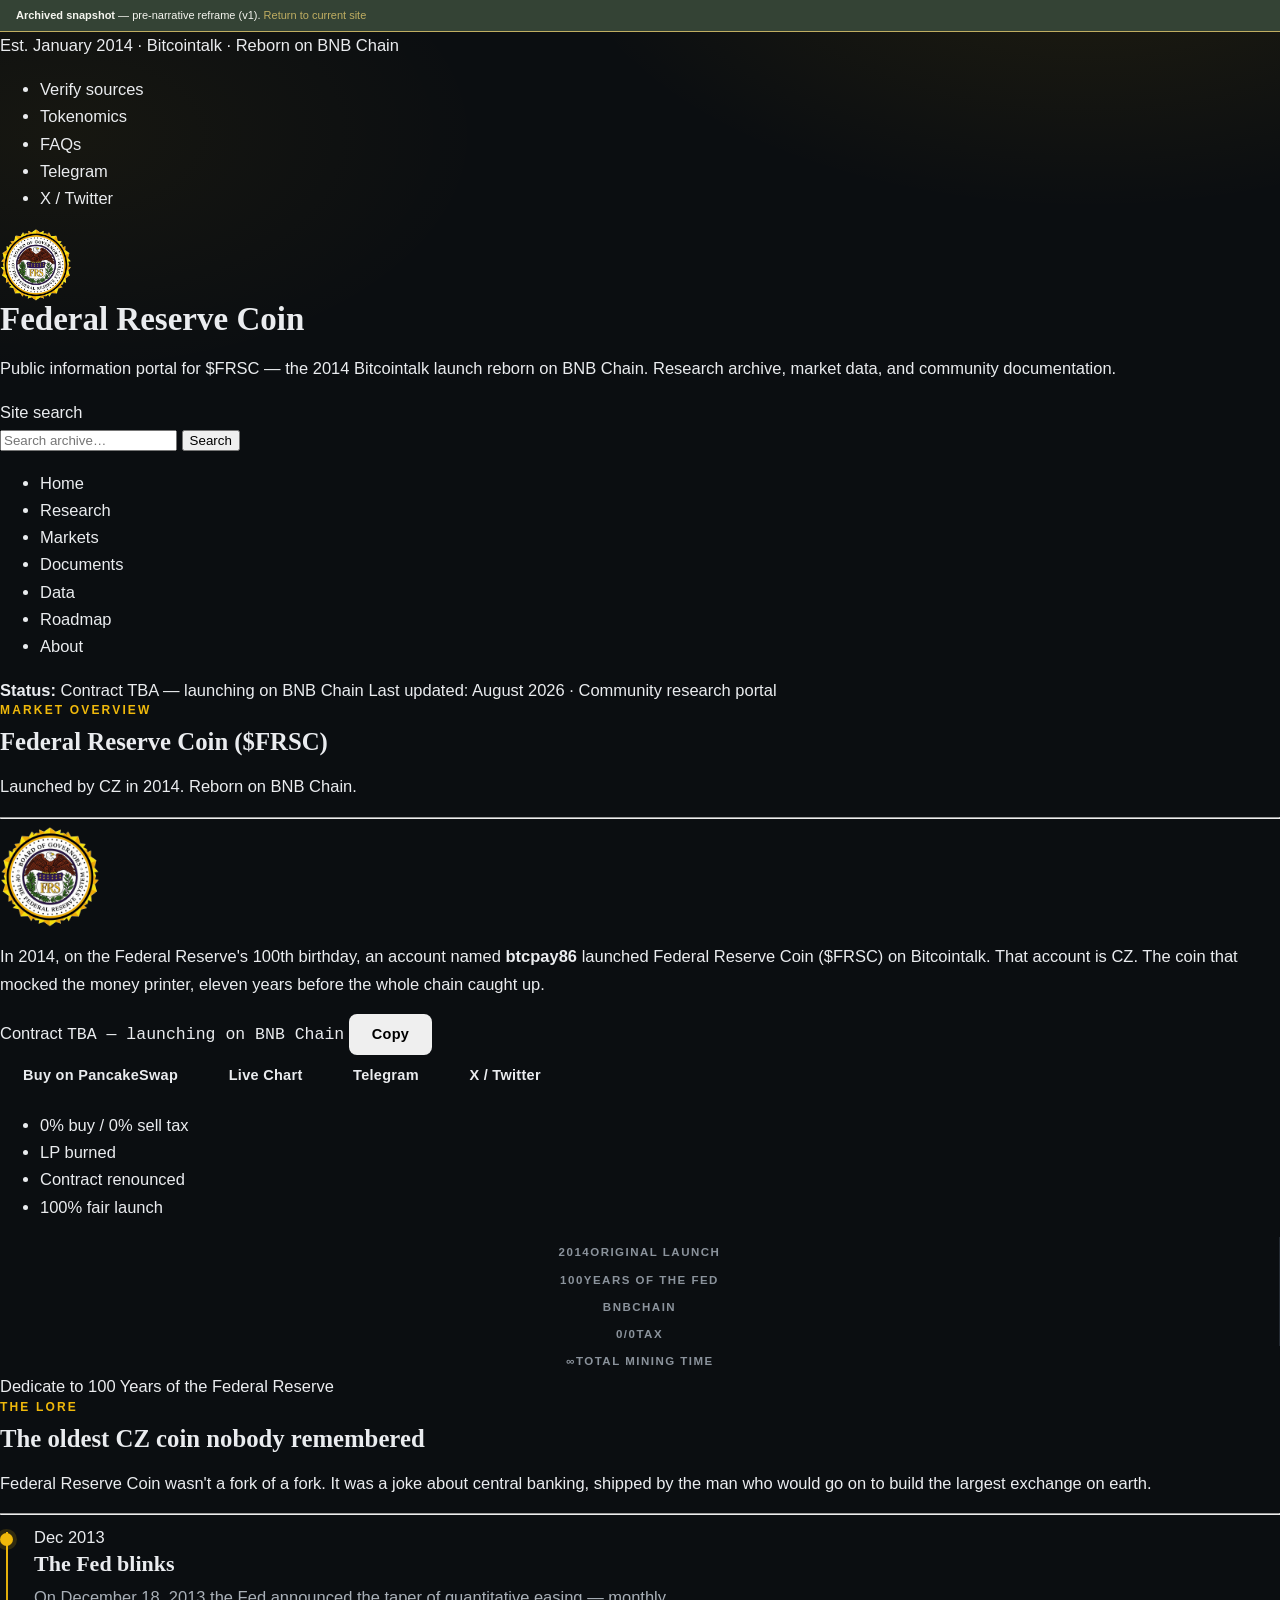
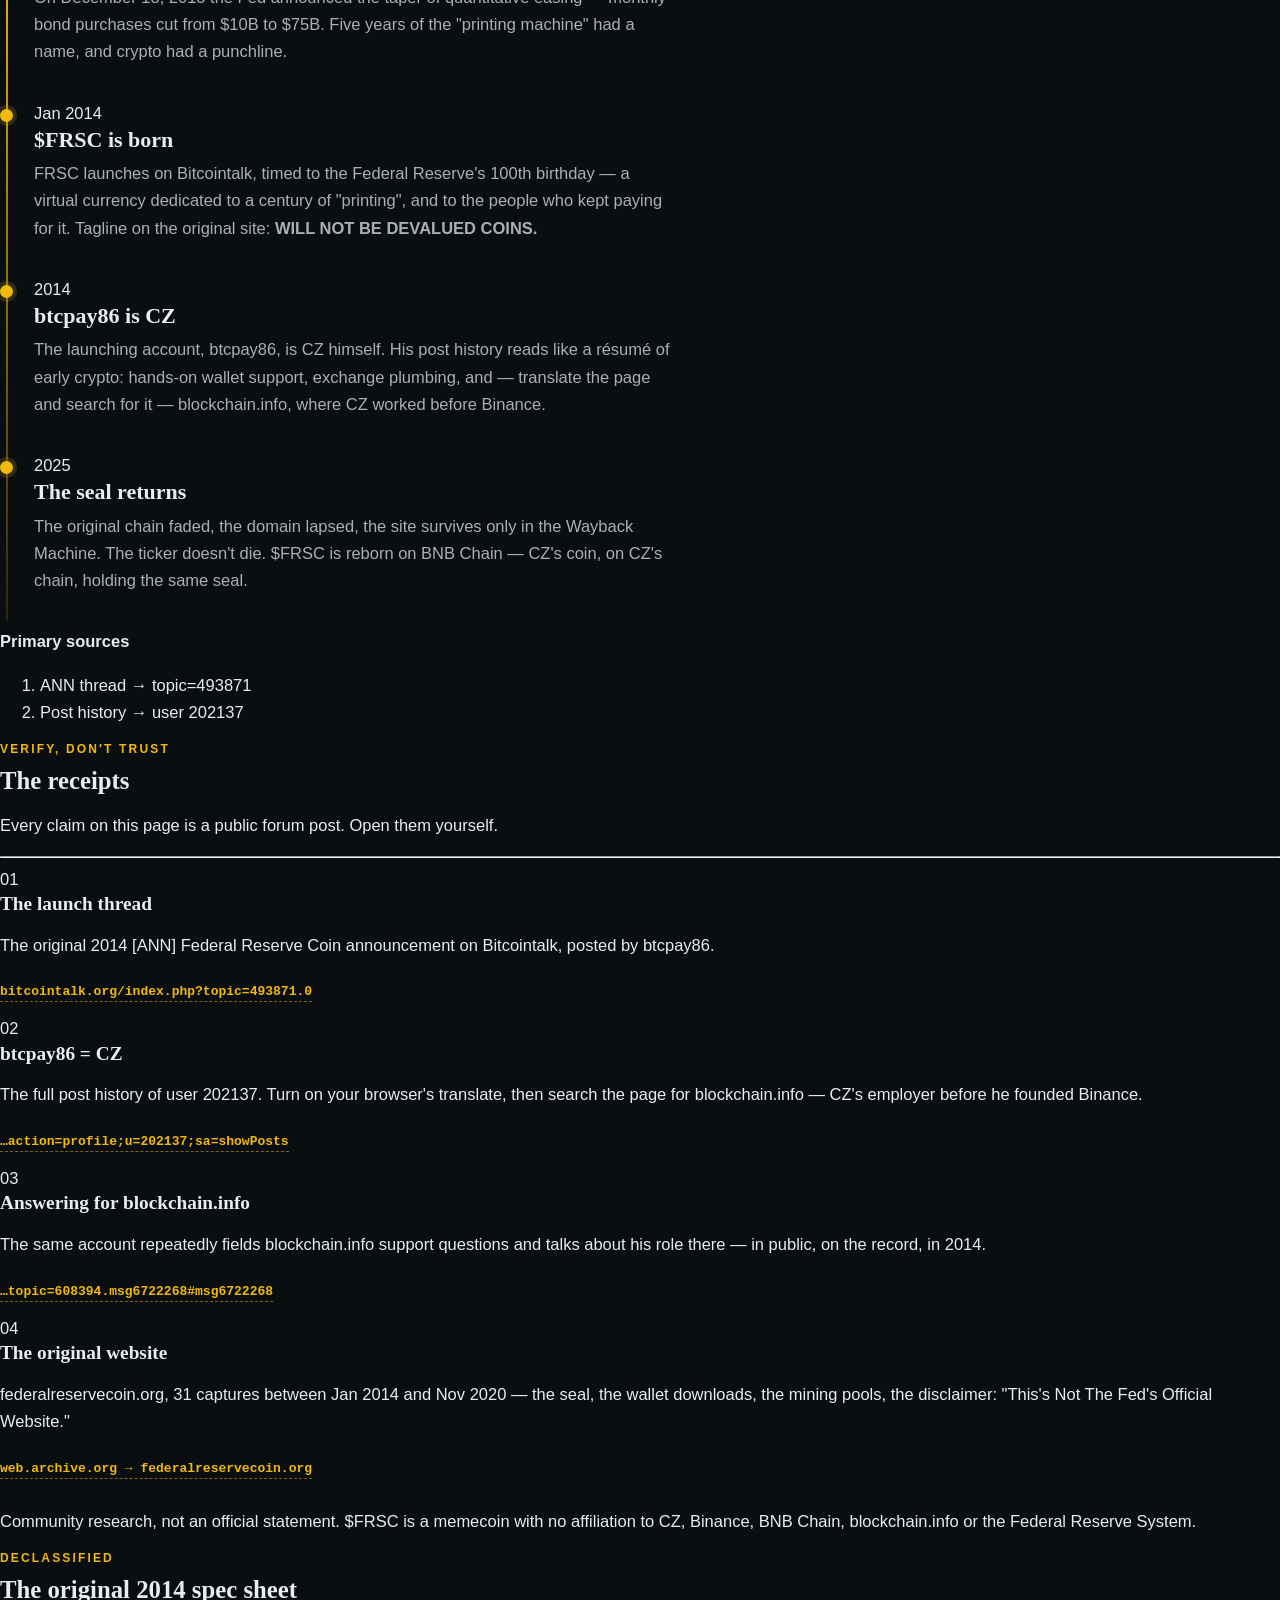
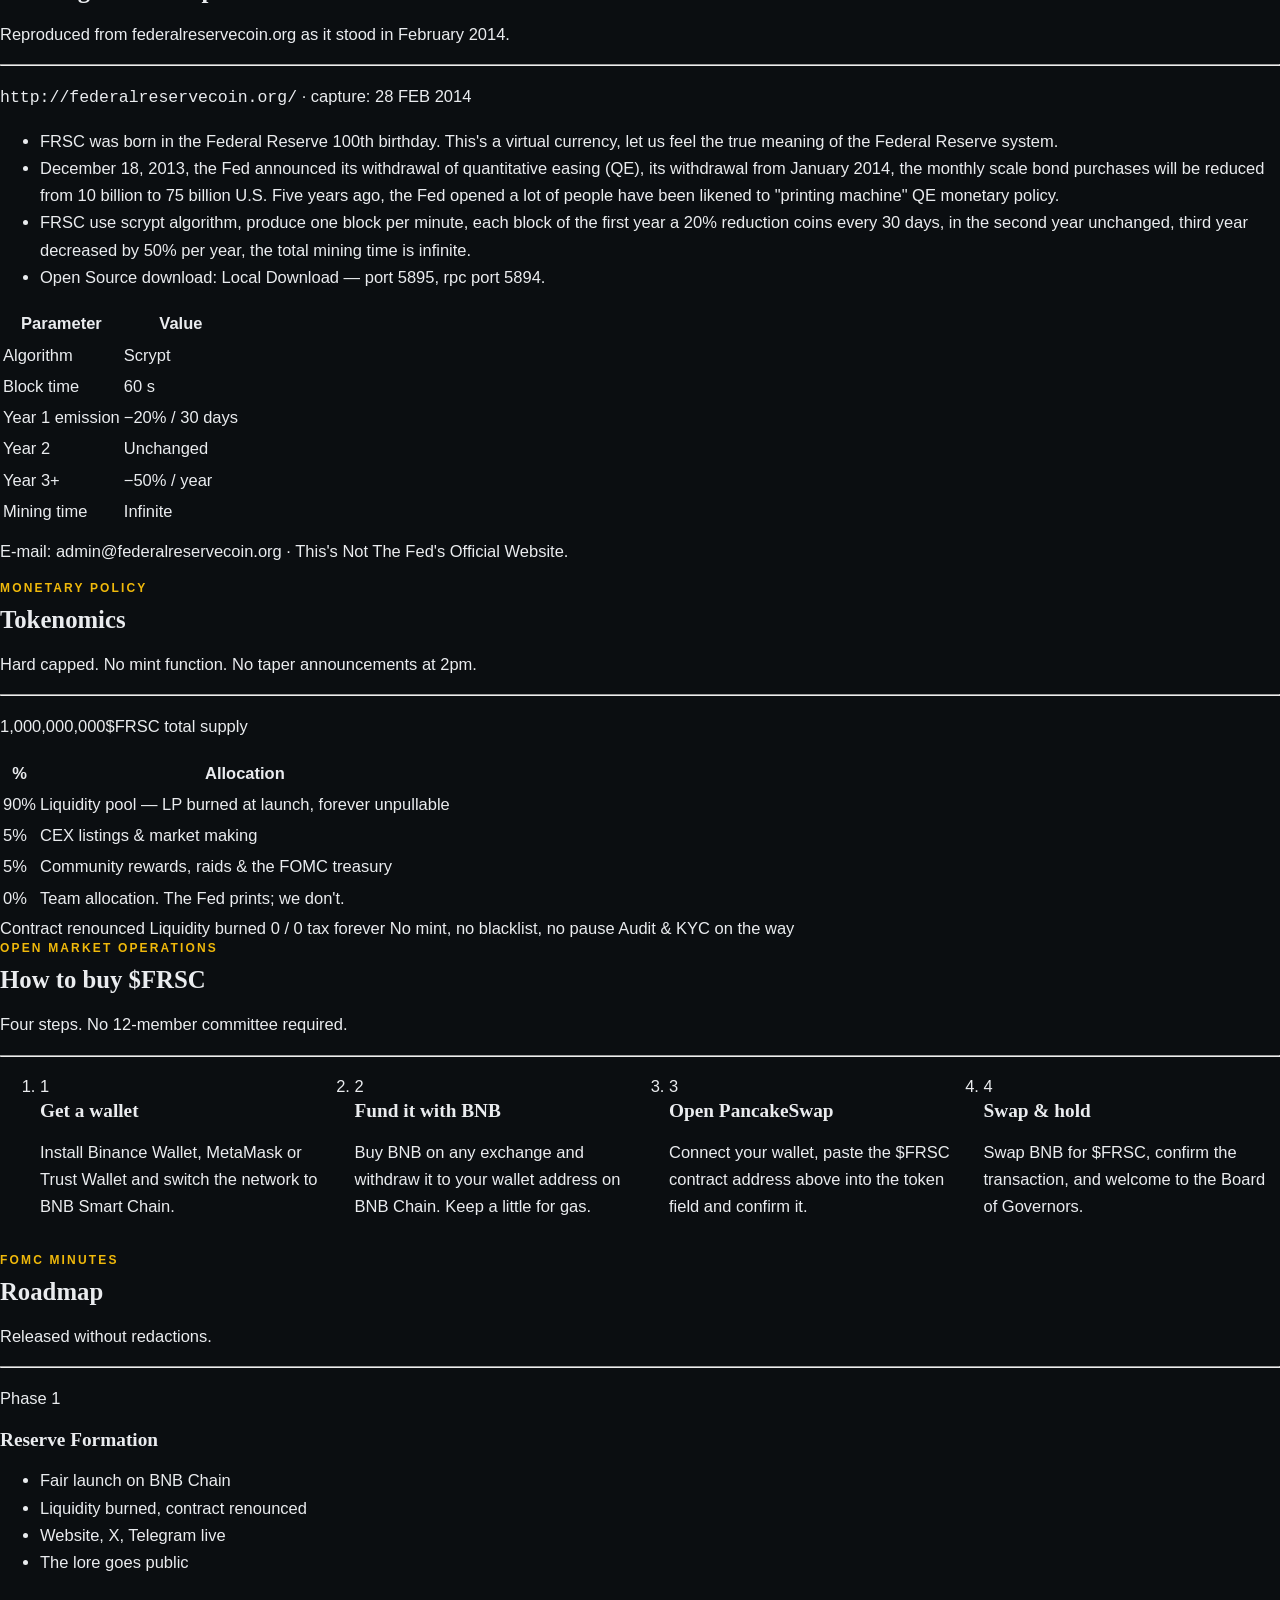
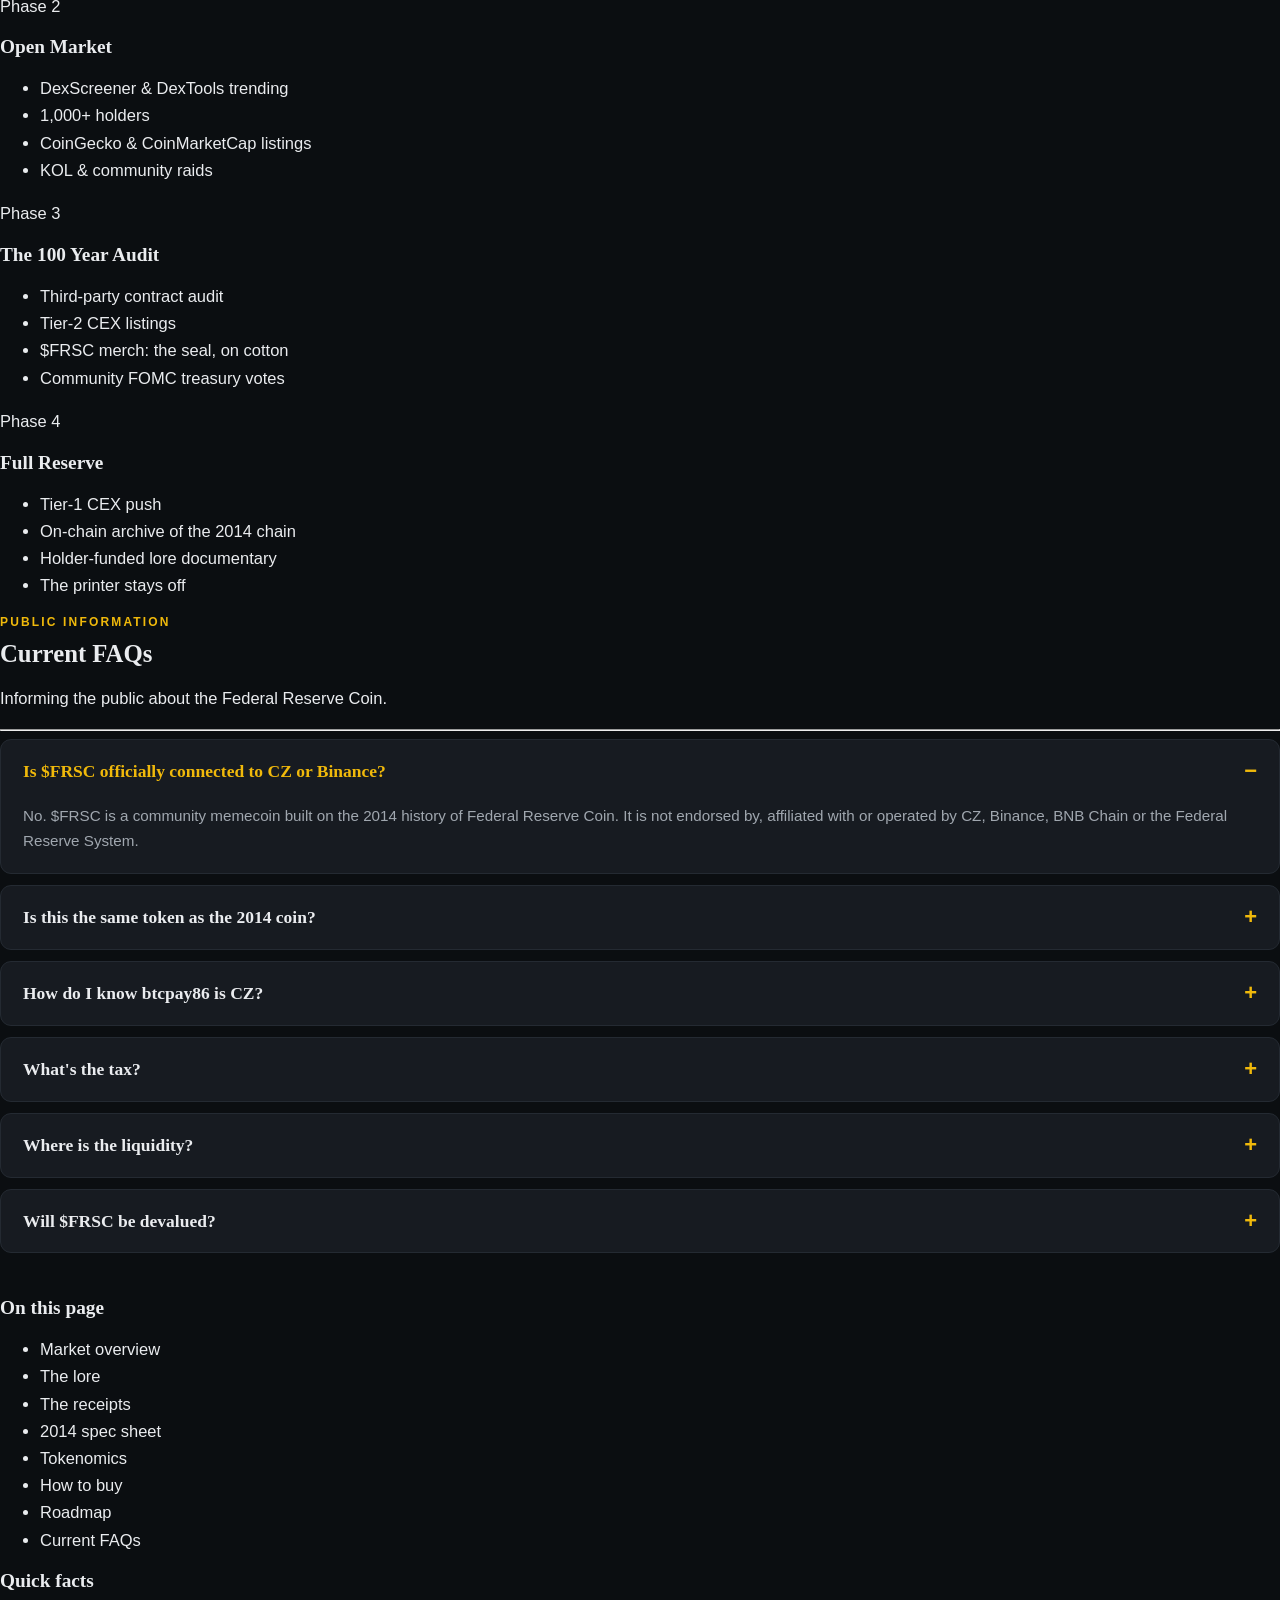
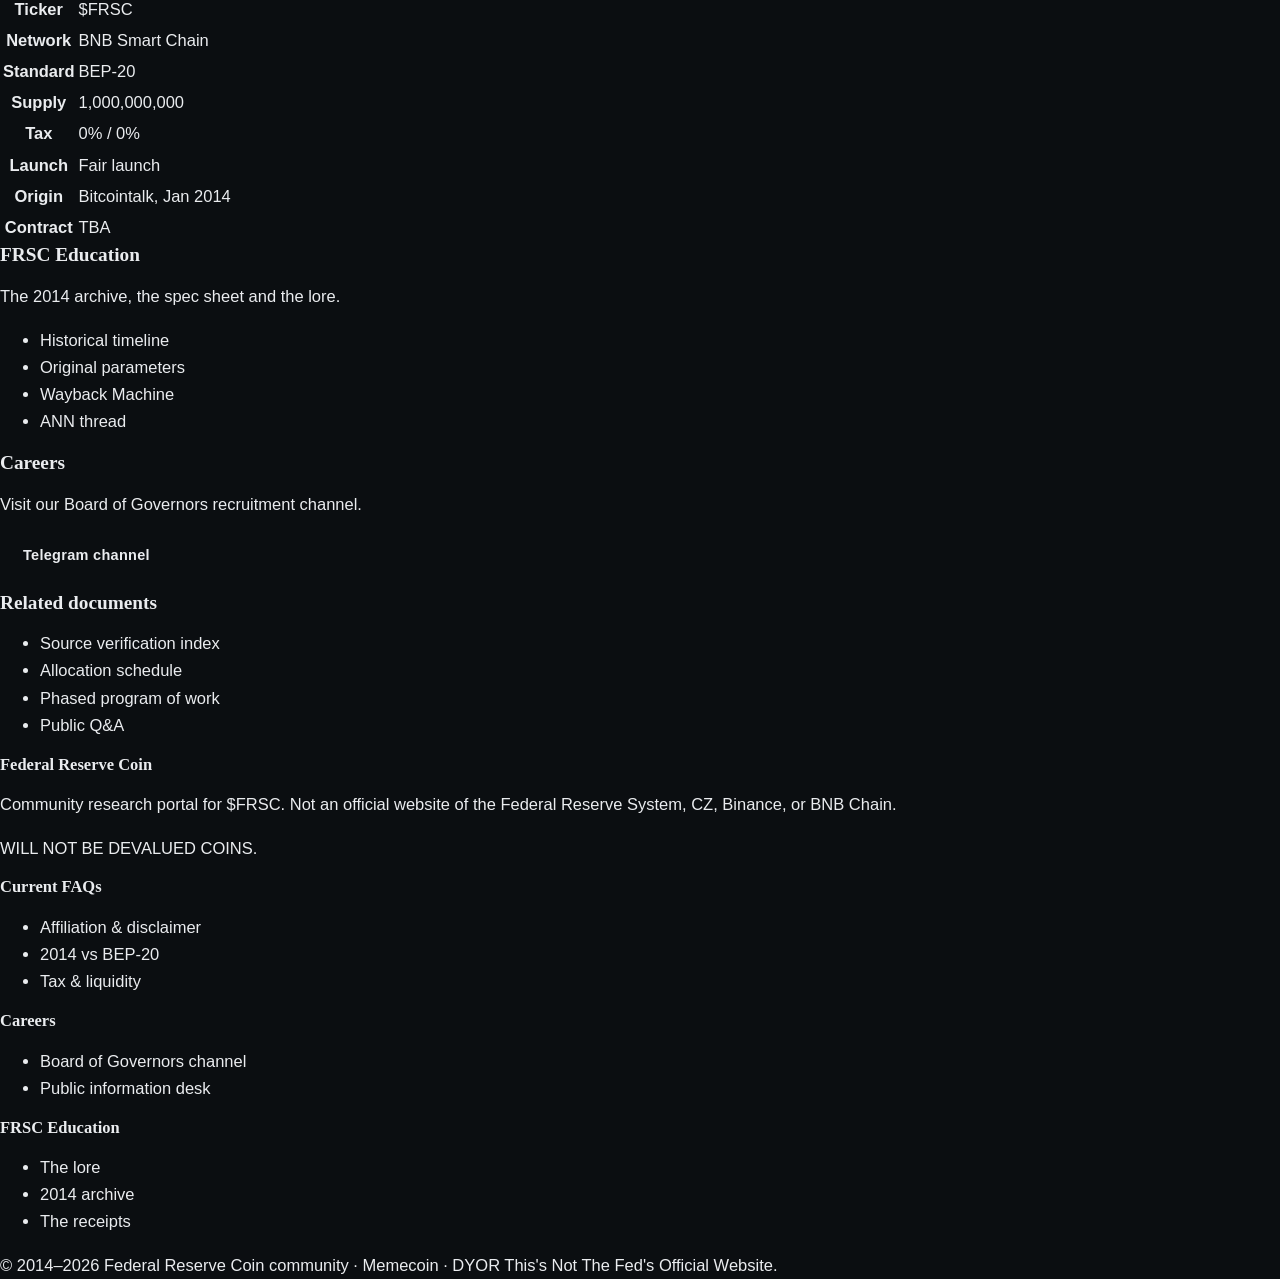
<file: archive/v1-current/index.html>
<!DOCTYPE html>
<html lang="en">
<head>
  <meta charset="utf-8" />
  <meta name="viewport" content="width=device-width, initial-scale=1" />
  <title>Federal Reserve Coin ($FRSC) — Research Portal</title>
  <meta name="description" content="Federal Reserve Coin ($FRSC). Launched on Bitcointalk in 2014. Reborn on BNB Chain. Institutional archive and public information portal." />
  <link rel="stylesheet" href="styles.css" />
  <link rel="icon" href="seal.png" type="image/png" />
</head>
<body>
  <div style="background:#344335;color:#F5F5EF;font:11px/1.4 Arial,Helvetica,sans-serif;padding:8px 16px;border-bottom:1px solid #C0AE62;">
    <strong>Archived snapshot</strong> — pre-narrative reframe (v1). <a href="../../index.html" style="color:#C0AE62;">Return to current site</a>
  </div>

  <div class="topbar">
    <div class="wrap">
      <span>Est. January 2014 · Bitcointalk · Reborn on BNB Chain</span>
      <ul class="topbar-links">
        <li><a href="#receipts">Verify sources</a></li>
        <li><a href="#tokenomics">Tokenomics</a></li>
        <li><a href="#faq">FAQs</a></li>
        <li><a href="https://t.me/" target="_blank" rel="noopener noreferrer">Telegram</a></li>
        <li><a href="https://x.com/" target="_blank" rel="noopener noreferrer">X / Twitter</a></li>
      </ul>
    </div>
  </div>

  <header class="site-header">
    <div class="wrap header-inner">
      <img class="header-seal" src="seal.png" width="72" height="72" alt="Federal Reserve Coin emblem" />
      <div class="header-text">
        <h1>Federal Reserve Coin</h1>
        <p class="subtitle">Public information portal for $FRSC — the 2014 Bitcointalk launch reborn on BNB Chain. Research archive, market data, and community documentation.</p>
      </div>
      <form class="header-search" role="search" action="#" method="get" onsubmit="return false;">
        <label for="q">Site search</label>
        <div class="search-row">
          <input id="q" name="q" type="search" placeholder="Search archive…" />
          <button type="submit">Search</button>
        </div>
      </form>
    </div>
  </header>

  <nav class="main-nav" aria-label="Primary">
    <div class="wrap">
      <ul>
        <li><a class="active" href="#home">Home</a></li>
        <li><a href="#lore">Research</a></li>
        <li><a href="#tokenomics">Markets</a></li>
        <li><a href="#spec">Documents</a></li>
        <li><a href="#buy">Data</a></li>
        <li><a href="#roadmap">Roadmap</a></li>
        <li><a href="#faq">About</a></li>
      </ul>
    </div>
  </nav>

  <div class="status-strip">
    <div class="wrap">
      <span><strong>Status:</strong> Contract TBA — launching on BNB Chain</span>
      <span>Last updated: August 2026 · Community research portal</span>
    </div>
  </div>

  <main class="page" id="home">
    <div class="wrap layout">
      <div class="main-col">
        <!-- Intro -->
        <section class="section" aria-labelledby="intro-title">
          <div class="section-head">
            <p class="kicker">Market overview</p>
            <h2 id="intro-title">Federal Reserve Coin ($FRSC)</h2>
            <p class="section-note">Launched by CZ in 2014. Reborn on BNB Chain.</p>
          </div>
          <hr class="hr" />
          <div class="panel">
            <div class="intro-grid">
              <img class="intro-seal" src="seal.png" width="100" height="100" alt="FRSC seal" />
              <div>
                <p class="intro-lead">In 2014, on the Federal Reserve's 100th birthday, an account named <strong>btcpay86</strong> launched Federal Reserve Coin ($FRSC) on Bitcointalk. That account is CZ. The coin that mocked the money printer, eleven years before the whole chain caught up.</p>
                <div class="contract-box">
                  <span class="label">Contract</span>
                  <code id="contract-address">TBA — launching on BNB Chain</code>
                  <button type="button" class="btn" id="copy-contract" data-copy="TBA — launching on BNB Chain">Copy</button>
                </div>
                <div class="btn-row">
                  <a class="btn" href="#buy">Buy on PancakeSwap</a>
                  <a class="btn btn-ghost" href="#buy">Live Chart</a>
                  <a class="btn btn-ghost" href="https://t.me/" target="_blank" rel="noopener noreferrer">Telegram</a>
                  <a class="btn btn-ghost" href="https://x.com/" target="_blank" rel="noopener noreferrer">X / Twitter</a>
                </div>
                <ul class="pill-list">
                  <li>0% buy / 0% sell tax</li>
                  <li>LP burned</li>
                  <li>Contract renounced</li>
                  <li>100% fair launch</li>
                </ul>
              </div>
            </div>
            <div class="stat-row" role="list">
              <div class="stat" role="listitem"><span class="n">2014</span><span class="l">Original launch</span></div>
              <div class="stat" role="listitem"><span class="n">100</span><span class="l">Years of the Fed</span></div>
              <div class="stat" role="listitem"><span class="n">BNB</span><span class="l">Chain</span></div>
              <div class="stat" role="listitem"><span class="n">0/0</span><span class="l">Tax</span></div>
              <div class="stat" role="listitem"><span class="n">∞</span><span class="l">Total mining time</span></div>
            </div>
            <div class="dedicate">Dedicate to 100 Years of the Federal Reserve</div>
          </div>
        </section>

        <!-- Lore -->
        <section class="section" id="lore" aria-labelledby="lore-title">
          <div class="section-head">
            <p class="kicker">The lore</p>
            <h2 id="lore-title">The oldest CZ coin nobody remembered</h2>
            <p class="section-note">Federal Reserve Coin wasn't a fork of a fork. It was a joke about central banking, shipped by the man who would go on to build the largest exchange on earth.</p>
          </div>
          <hr class="hr" />
          <div class="panel">
            <ol class="timeline">
              <li>
                <div class="when">Dec 2013</div>
                <div>
                  <h3>The Fed blinks</h3>
                  <p>On December 18, 2013 the Fed announced the taper of quantitative easing — monthly bond purchases cut from $10B to $75B. Five years of the "printing machine" had a name, and crypto had a punchline.</p>
                </div>
              </li>
              <li>
                <div class="when">Jan 2014</div>
                <div>
                  <h3>$FRSC is born</h3>
                  <p>FRSC launches on Bitcointalk, timed to the Federal Reserve's 100th birthday — a virtual currency dedicated to a century of "printing", and to the people who kept paying for it. Tagline on the original site: <strong>WILL NOT BE DEVALUED COINS.</strong></p>
                </div>
              </li>
              <li>
                <div class="when">2014</div>
                <div>
                  <h3>btcpay86 is CZ</h3>
                  <p>The launching account, btcpay86, is CZ himself. His post history reads like a résumé of early crypto: hands-on wallet support, exchange plumbing, and — translate the page and search for it — blockchain.info, where CZ worked before Binance.</p>
                </div>
              </li>
              <li>
                <div class="when">2025</div>
                <div>
                  <h3>The seal returns</h3>
                  <p>The original chain faded, the domain lapsed, the site survives only in the Wayback Machine. The ticker doesn't die. $FRSC is reborn on BNB Chain — CZ's coin, on CZ's chain, holding the same seal.</p>
                </div>
              </li>
            </ol>
            <div class="source-links">
              <strong>Primary sources</strong>
              <ol>
                <li>ANN thread → <a href="https://bitcointalk.org/index.php?topic=493871.0" target="_blank" rel="noopener noreferrer">topic=493871</a></li>
                <li>Post history → <a href="https://bitcointalk.org/index.php?action=profile;u=202137;sa=showPosts" target="_blank" rel="noopener noreferrer">user 202137</a></li>
              </ol>
            </div>
          </div>
        </section>

        <!-- Receipts -->
        <section class="section" id="receipts" aria-labelledby="receipts-title">
          <div class="section-head">
            <p class="kicker">Verify, don't trust</p>
            <h2 id="receipts-title">The receipts</h2>
            <p class="section-note">Every claim on this page is a public forum post. Open them yourself.</p>
          </div>
          <hr class="hr" />
          <div class="panel">
            <article class="receipt">
              <div class="num">01</div>
              <div>
                <h3>The launch thread</h3>
                <p>The original 2014 [ANN] Federal Reserve Coin announcement on Bitcointalk, posted by btcpay86.</p>
                <p class="src"><a href="https://bitcointalk.org/index.php?topic=493871.0" target="_blank" rel="noopener noreferrer">bitcointalk.org/index.php?topic=493871.0</a></p>
              </div>
            </article>
            <article class="receipt">
              <div class="num">02</div>
              <div>
                <h3>btcpay86 = CZ</h3>
                <p>The full post history of user 202137. Turn on your browser's translate, then search the page for blockchain.info — CZ's employer before he founded Binance.</p>
                <p class="src"><a href="https://bitcointalk.org/index.php?action=profile;u=202137;sa=showPosts" target="_blank" rel="noopener noreferrer">…action=profile;u=202137;sa=showPosts</a></p>
              </div>
            </article>
            <article class="receipt">
              <div class="num">03</div>
              <div>
                <h3>Answering for blockchain.info</h3>
                <p>The same account repeatedly fields blockchain.info support questions and talks about his role there — in public, on the record, in 2014.</p>
                <p class="src"><a href="https://bitcointalk.org/index.php?topic=608394.msg6722268#msg6722268" target="_blank" rel="noopener noreferrer">…topic=608394.msg6722268#msg6722268</a></p>
              </div>
            </article>
            <article class="receipt">
              <div class="num">04</div>
              <div>
                <h3>The original website</h3>
                <p>federalreservecoin.org, 31 captures between Jan 2014 and Nov 2020 — the seal, the wallet downloads, the mining pools, the disclaimer: "This's Not The Fed's Official Website."</p>
                <p class="src"><a href="https://web.archive.org/web/*/http://federalreservecoin.org/" target="_blank" rel="noopener noreferrer">web.archive.org → federalreservecoin.org</a></p>
              </div>
            </article>
            <p class="disclaimer">Community research, not an official statement. $FRSC is a memecoin with no affiliation to CZ, Binance, BNB Chain, blockchain.info or the Federal Reserve System.</p>
          </div>
        </section>

        <!-- Spec sheet -->
        <section class="section" id="spec" aria-labelledby="spec-title">
          <div class="section-head">
            <p class="kicker">Declassified</p>
            <h2 id="spec-title">The original 2014 spec sheet</h2>
            <p class="section-note">Reproduced from federalreservecoin.org as it stood in February 2014.</p>
          </div>
          <hr class="hr" />
          <div class="panel">
            <p class="spec-quote"><code>http://federalreservecoin.org/</code> · capture: 28 FEB 2014</p>
            <ul class="spec-list">
              <li>FRSC was born in the Federal Reserve 100th birthday. This's a virtual currency, let us feel the true meaning of the Federal Reserve system.</li>
              <li>December 18, 2013, the Fed announced its withdrawal of quantitative easing (QE), its withdrawal from January 2014, the monthly scale bond purchases will be reduced from 10 billion to 75 billion U.S. Five years ago, the Fed opened a lot of people have been likened to "printing machine" QE monetary policy.</li>
              <li>FRSC use scrypt algorithm, produce one block per minute, each block of the first year a 20% reduction coins every 30 days, in the second year unchanged, third year decreased by 50% per year, the total mining time is infinite.</li>
              <li>Open Source download: Local Download — port 5895, rpc port 5894.</li>
            </ul>
            <table class="data">
              <thead>
                <tr>
                  <th>Parameter</th>
                  <th>Value</th>
                </tr>
              </thead>
              <tbody>
                <tr><td>Algorithm</td><td>Scrypt</td></tr>
                <tr><td>Block time</td><td>60 s</td></tr>
                <tr><td>Year 1 emission</td><td>−20% / 30 days</td></tr>
                <tr><td>Year 2</td><td>Unchanged</td></tr>
                <tr><td>Year 3+</td><td>−50% / year</td></tr>
                <tr><td>Mining time</td><td>Infinite</td></tr>
              </tbody>
            </table>
            <p class="meta" style="margin-top:10px;">E-mail: admin@federalreservecoin.org · This's Not The Fed's Official Website.</p>
          </div>
        </section>

        <!-- Tokenomics -->
        <section class="section" id="tokenomics" aria-labelledby="tokenomics-title">
          <div class="section-head">
            <p class="kicker">Monetary policy</p>
            <h2 id="tokenomics-title">Tokenomics</h2>
            <p class="section-note">Hard capped. No mint function. No taper announcements at 2pm.</p>
          </div>
          <hr class="hr" />
          <div class="panel">
            <p class="supply-callout">1,000,000,000<span>$FRSC total supply</span></p>
            <table class="data alloc-table">
              <thead>
                <tr>
                  <th>%</th>
                  <th>Allocation</th>
                </tr>
              </thead>
              <tbody>
                <tr><td>90%</td><td>Liquidity pool — LP burned at launch, forever unpullable</td></tr>
                <tr><td>5%</td><td>CEX listings &amp; market making</td></tr>
                <tr><td>5%</td><td>Community rewards, raids &amp; the FOMC treasury</td></tr>
                <tr><td>0%</td><td>Team allocation. The Fed prints; we don't.</td></tr>
              </tbody>
            </table>
            <div class="badge-row">
              <span>Contract renounced</span>
              <span>Liquidity burned</span>
              <span>0 / 0 tax forever</span>
              <span>No mint, no blacklist, no pause</span>
              <span>Audit &amp; KYC on the way</span>
            </div>
          </div>
        </section>

        <!-- How to buy -->
        <section class="section" id="buy" aria-labelledby="buy-title">
          <div class="section-head">
            <p class="kicker">Open market operations</p>
            <h2 id="buy-title">How to buy $FRSC</h2>
            <p class="section-note">Four steps. No 12-member committee required.</p>
          </div>
          <hr class="hr" />
          <div class="panel">
            <ol class="steps">
              <li>
                <div class="step-n">1</div>
                <div>
                  <h3>Get a wallet</h3>
                  <p>Install Binance Wallet, MetaMask or Trust Wallet and switch the network to BNB Smart Chain.</p>
                </div>
              </li>
              <li>
                <div class="step-n">2</div>
                <div>
                  <h3>Fund it with BNB</h3>
                  <p>Buy BNB on any exchange and withdraw it to your wallet address on BNB Chain. Keep a little for gas.</p>
                </div>
              </li>
              <li>
                <div class="step-n">3</div>
                <div>
                  <h3>Open PancakeSwap</h3>
                  <p>Connect your wallet, paste the $FRSC contract address above into the token field and confirm it.</p>
                </div>
              </li>
              <li>
                <div class="step-n">4</div>
                <div>
                  <h3>Swap &amp; hold</h3>
                  <p>Swap BNB for $FRSC, confirm the transaction, and welcome to the Board of Governors.</p>
                </div>
              </li>
            </ol>
          </div>
        </section>

        <!-- Roadmap -->
        <section class="section" id="roadmap" aria-labelledby="roadmap-title">
          <div class="section-head">
            <p class="kicker">FOMC minutes</p>
            <h2 id="roadmap-title">Roadmap</h2>
            <p class="section-note">Released without redactions.</p>
          </div>
          <hr class="hr" />
          <div class="phases">
            <div class="phase">
              <p class="phase-label">Phase 1</p>
              <h3>Reserve Formation</h3>
              <ul>
                <li>Fair launch on BNB Chain</li>
                <li>Liquidity burned, contract renounced</li>
                <li>Website, X, Telegram live</li>
                <li>The lore goes public</li>
              </ul>
            </div>
            <div class="phase">
              <p class="phase-label">Phase 2</p>
              <h3>Open Market</h3>
              <ul>
                <li>DexScreener &amp; DexTools trending</li>
                <li>1,000+ holders</li>
                <li>CoinGecko &amp; CoinMarketCap listings</li>
                <li>KOL &amp; community raids</li>
              </ul>
            </div>
            <div class="phase">
              <p class="phase-label">Phase 3</p>
              <h3>The 100 Year Audit</h3>
              <ul>
                <li>Third-party contract audit</li>
                <li>Tier-2 CEX listings</li>
                <li>$FRSC merch: the seal, on cotton</li>
                <li>Community FOMC treasury votes</li>
              </ul>
            </div>
            <div class="phase">
              <p class="phase-label">Phase 4</p>
              <h3>Full Reserve</h3>
              <ul>
                <li>Tier-1 CEX push</li>
                <li>On-chain archive of the 2014 chain</li>
                <li>Holder-funded lore documentary</li>
                <li>The printer stays off</li>
              </ul>
            </div>
          </div>
        </section>

        <!-- FAQ -->
        <section class="section" id="faq" aria-labelledby="faq-title">
          <div class="section-head">
            <p class="kicker">Public information</p>
            <h2 id="faq-title">Current FAQs</h2>
            <p class="section-note">Informing the public about the Federal Reserve Coin.</p>
          </div>
          <hr class="hr" />
          <div class="panel faq">
            <details open>
              <summary>Is $FRSC officially connected to CZ or Binance?</summary>
              <p>No. $FRSC is a community memecoin built on the 2014 history of Federal Reserve Coin. It is not endorsed by, affiliated with or operated by CZ, Binance, BNB Chain or the Federal Reserve System.</p>
            </details>
            <details>
              <summary>Is this the same token as the 2014 coin?</summary>
              <p>No. The 2014 FRSC was a standalone scrypt proof-of-work chain. This is a BEP-20 token on BNB Chain that revives the ticker, the seal and the story. The original chain is no longer maintained.</p>
            </details>
            <details>
              <summary>How do I know btcpay86 is CZ?</summary>
              <p>Read the account's public post history yourself — it's linked in The receipts. Translate the page, then search for blockchain.info: the account answers support questions for blockchain.info and discusses working there, which matches CZ's role before Binance. Draw your own conclusion.</p>
            </details>
            <details>
              <summary>What's the tax?</summary>
              <p>0% on buys, 0% on sells. Permanently. There is no mint function, no blacklist and no pause switch.</p>
            </details>
            <details>
              <summary>Where is the liquidity?</summary>
              <p>Burned at launch. The LP tokens are sent to the dead address, so the pool cannot be pulled.</p>
            </details>
            <details>
              <summary>Will $FRSC be devalued?</summary>
              <p>Per the 2014 homepage, in capitals, across the seal: WILL NOT BE DEVALUED COINS.</p>
            </details>
          </div>
        </section>
      </div>

      <!-- Sidebar -->
      <aside class="side-col" aria-label="Secondary information">
        <div class="side-block">
          <h3>On this page</h3>
          <ul class="side-nav-list">
            <li><a href="#home">Market overview</a></li>
            <li><a href="#lore">The lore</a></li>
            <li><a href="#receipts">The receipts</a></li>
            <li><a href="#spec">2014 spec sheet</a></li>
            <li><a href="#tokenomics">Tokenomics</a></li>
            <li><a href="#buy">How to buy</a></li>
            <li><a href="#roadmap">Roadmap</a></li>
            <li><a href="#faq">Current FAQs</a></li>
          </ul>
        </div>

        <div class="side-block">
          <h3>Quick facts</h3>
          <div class="body">
            <table class="quick-facts">
              <tr><th>Ticker</th><td>$FRSC</td></tr>
              <tr><th>Network</th><td>BNB Smart Chain</td></tr>
              <tr><th>Standard</th><td>BEP-20</td></tr>
              <tr><th>Supply</th><td>1,000,000,000</td></tr>
              <tr><th>Tax</th><td>0% / 0%</td></tr>
              <tr><th>Launch</th><td>Fair launch</td></tr>
              <tr><th>Origin</th><td>Bitcointalk, Jan 2014</td></tr>
              <tr><th>Contract</th><td>TBA</td></tr>
            </table>
          </div>
        </div>

        <div class="side-block">
          <h3>FRSC Education</h3>
          <div class="body">
            <p>The 2014 archive, the spec sheet and the lore.</p>
            <ul>
              <li><a href="#lore">Historical timeline</a></li>
              <li><a href="#spec">Original parameters</a></li>
              <li><a href="https://web.archive.org/web/*/http://federalreservecoin.org/" target="_blank" rel="noopener noreferrer">Wayback Machine</a></li>
              <li><a href="https://bitcointalk.org/index.php?topic=493871.0" target="_blank" rel="noopener noreferrer">ANN thread</a></li>
            </ul>
          </div>
        </div>

        <div class="side-block">
          <h3>Careers</h3>
          <div class="body">
            <p>Visit our Board of Governors recruitment channel.</p>
            <p><a class="btn" href="https://t.me/" target="_blank" rel="noopener noreferrer">Telegram channel</a></p>
          </div>
        </div>

        <div class="side-block">
          <h3>Related documents</h3>
          <div class="body">
            <ul>
              <li><a href="#receipts">Source verification index</a></li>
              <li><a href="#tokenomics">Allocation schedule</a></li>
              <li><a href="#roadmap">Phased program of work</a></li>
              <li><a href="#faq">Public Q&amp;A</a></li>
            </ul>
          </div>
        </div>
      </aside>
    </div>
  </main>

  <footer class="site-footer">
    <div class="wrap">
      <div class="footer-grid">
        <div>
          <h4>Federal Reserve Coin</h4>
          <p>Community research portal for $FRSC. Not an official website of the Federal Reserve System, CZ, Binance, or BNB Chain.</p>
          <p>WILL NOT BE DEVALUED COINS.</p>
        </div>
        <div>
          <h4>Current FAQs</h4>
          <ul>
            <li><a href="#faq">Affiliation &amp; disclaimer</a></li>
            <li><a href="#faq">2014 vs BEP-20</a></li>
            <li><a href="#faq">Tax &amp; liquidity</a></li>
          </ul>
        </div>
        <div>
          <h4>Careers</h4>
          <ul>
            <li><a href="https://t.me/" target="_blank" rel="noopener noreferrer">Board of Governors channel</a></li>
            <li><a href="https://x.com/" target="_blank" rel="noopener noreferrer">Public information desk</a></li>
          </ul>
        </div>
        <div>
          <h4>FRSC Education</h4>
          <ul>
            <li><a href="#lore">The lore</a></li>
            <li><a href="#spec">2014 archive</a></li>
            <li><a href="#receipts">The receipts</a></li>
          </ul>
        </div>
      </div>
      <div class="footer-bottom">
        <span>© 2014–2026 Federal Reserve Coin community · Memecoin · DYOR</span>
        <span>This's Not The Fed's Official Website.</span>
      </div>
    </div>
  </footer>

  <script src="main.js"></script>
</body>
</html>
</file>
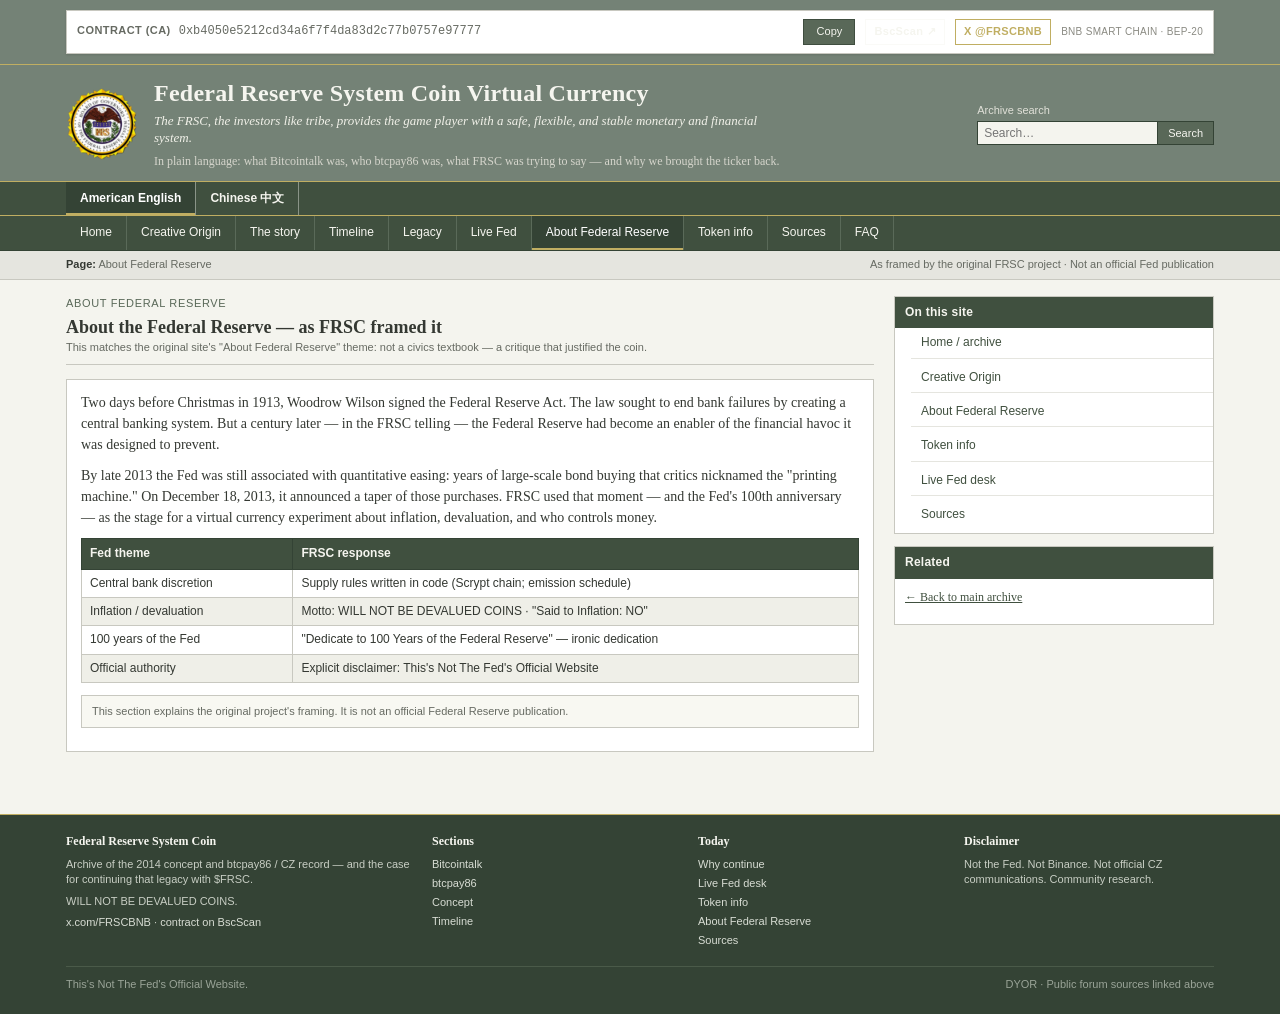
<file: about-federal-reserve.html>
<!DOCTYPE html>
<html lang="en">
<head>
  <meta charset="utf-8" />
  <meta name="viewport" content="width=device-width, initial-scale=1" />
  <title>About Federal Reserve — Federal Reserve System Coin</title>
  <meta name="description" content="Federal Reserve System Coin (FRSC): Bitcointalk, btcpay86 (CZ), Creative Origin from the 2014 site, and why the legacy continues." />
  <link rel="stylesheet" href="css/styles.css" />
  <link rel="icon" href="assets/frsc-seal.png" type="image/png" />
</head>
<body>
  <!-- Contract bar — top of site -->
  <div class="ca-bar">
    <div class="wrap">
      <div class="ca-box">
        <div class="ca-left">
          <span class="ca-label" data-i18n="ca_label">CONTRACT (CA)</span>
          <code id="contract-address" class="ca-code">0xb4050e5212cd34a6f7f4da83d2c77b0757e97777</code>
        </div>
        <div class="ca-right">
          <button type="button" class="btn ca-copy" id="copy-contract" data-copy="0xb4050e5212cd34a6f7f4da83d2c77b0757e97777" data-i18n="ca_copy">Copy</button>
          <a class="ca-scan" href="https://bscscan.com/token/0xb4050e5212cd34a6f7f4da83d2c77b0757e97777" target="_blank" rel="noopener noreferrer">BscScan ↗</a>
          <a class="ca-x" href="https://x.com/FRSCBNB" target="_blank" rel="noopener noreferrer">X @FRSCBNB</a>
          <span class="ca-chain">BNB SMART CHAIN · BEP-20</span>
        </div>
      </div>
    </div>
  </div>

  <header class="site-header">
    <div class="wrap header-inner">
      <img class="header-seal" src="assets/frsc-seal.png" width="72" height="72" alt="Federal Reserve System Coin emblem" />
      <div class="header-text">
        <h1 data-i18n="site_title">Federal Reserve System Coin Virtual Currency</h1>
        <p class="subtitle og-tagline" data-i18n="og_tagline">The FRSC, the investors like tribe, provides the game player with a safe, flexible, and stable monetary and financial system.</p>
        <p class="subtitle subtitle-secondary" data-i18n="site_subtitle">In plain language: what Bitcointalk was, who btcpay86 was, what FRSC was trying to say — and why we brought the ticker back.</p>
      </div>
      <form class="header-search" role="search" action="#" method="get" onsubmit="return false;">
        <label for="q" data-i18n="search_label">Archive search</label>
        <div class="search-row">
          <input id="q" name="q" type="search" data-i18n-placeholder="search_ph" placeholder="Search…" />
          <button type="submit" data-i18n="search_btn">Search</button>
        </div>
      </form>
    </div>
  </header>

  <!-- Language only (EN / 中文) -->
  <nav class="lang-nav" aria-label="Language">
    <div class="wrap">
      <ul>
        <li><button type="button" class="lang-btn active" data-set-lang="en">American English</button></li>
        <li><button type="button" class="lang-btn" data-set-lang="zh">Chinese 中文</button></li>
      </ul>
    </div>
  </nav>

  <nav class="main-nav" aria-label="Primary">
    <div class="wrap">
      <ul>
        <li><a href="index.html" data-i18n="nav_home">Home</a></li>
        <li><a href="index.html#origin" data-i18n="nav_origin">Creative Origin</a></li>
        <li><a href="index.html#bitcointalk" data-i18n="nav_story">The story</a></li>
        <li><a href="index.html#timeline" data-i18n="nav_timeline">Timeline</a></li>
        <li><a href="index.html#legacy" data-i18n="nav_legacy">Legacy</a></li>
        <li><a href="index.html#live" data-i18n="nav_live">Live Fed</a></li>
        <li><a href="about-federal-reserve.html" class="active" data-i18n="nav_about_fed">About Federal Reserve</a></li>
        <li><a href="token.html" data-i18n="nav_purpose">Token info</a></li>
        <li><a href="index.html#receipts" data-i18n="nav_sources">Sources</a></li>
        <li><a href="index.html#faq" data-i18n="nav_faq">FAQ</a></li>
      </ul>
    </div>
  </nav>

    <div class="status-strip">
    <div class="wrap">
      <span><strong>Page:</strong> About Federal Reserve</span>
      <span>As framed by the original FRSC project · Not an official Fed publication</span>
    </div>
  </div>
  <main class="page">
    <div class="wrap layout">
      <div class="main-col">
        <section class="section" id="about-fed" aria-labelledby="about-fed-title">
                  <div class="section-head">
                    <p class="kicker" data-i18n="fed_kicker">About Federal Reserve</p>
                    <h2 id="about-fed-title" data-i18n="fed_title">About the Federal Reserve — as FRSC framed it</h2>
                    <p class="section-note" data-i18n="fed_note">This matches the original site's "About Federal Reserve" theme: not a civics textbook — a critique that justified the coin.</p>
                  </div>
                  <hr class="hr" />
                  <div class="panel">
                    <p class="intro-lead" data-i18n="fed_p1">Two days before Christmas in 1913, Woodrow Wilson signed the Federal Reserve Act. The law sought to end bank failures by creating a central banking system. But a century later — in the FRSC telling — the Federal Reserve had become an enabler of the financial havoc it was designed to prevent.</p>
                    <p class="intro-lead" data-i18n="fed_p2">By late 2013 the Fed was still associated with quantitative easing: years of large-scale bond buying that critics nicknamed the "printing machine." On December 18, 2013, it announced a taper of those purchases. FRSC used that moment — and the Fed's 100th anniversary — as the stage for a virtual currency experiment about inflation, devaluation, and who controls money.</p>
                    <table class="data" style="margin-top:10px;">
                      <thead>
                        <tr>
                          <th data-i18n="fed_th1">Fed theme</th>
                          <th data-i18n="fed_th2">FRSC response</th>
                        </tr>
                      </thead>
                      <tbody>
                        <tr>
                          <td data-i18n="fed_r1a">Central bank discretion</td>
                          <td data-i18n="fed_r1b">Supply rules written in code (Scrypt chain; emission schedule)</td>
                        </tr>
                        <tr>
                          <td data-i18n="fed_r2a">Inflation / devaluation</td>
                          <td data-i18n="fed_r2b">Motto: WILL NOT BE DEVALUED COINS · "Said to Inflation: NO"</td>
                        </tr>
                        <tr>
                          <td data-i18n="fed_r3a">100 years of the Fed</td>
                          <td data-i18n="fed_r3b">"Dedicate to 100 Years of the Federal Reserve" — ironic dedication</td>
                        </tr>
                        <tr>
                          <td data-i18n="fed_r4a">Official authority</td>
                          <td data-i18n="fed_r4b">Explicit disclaimer: This's Not The Fed's Official Website</td>
                        </tr>
                      </tbody>
                    </table>
                    <p class="disclaimer" style="margin-top:12px;" data-i18n="fed_disc">This section explains the original project's framing. It is not an official Federal Reserve publication.</p>
                  </div>
                </section>
      </div>

      <aside class="side-col" aria-label="Secondary information">
        <div class="side-block">
          <h3>On this site</h3>
          <ul class="side-nav-list">
            <li><a href="index.html">Home / archive</a></li>
            <li><a href="index.html#origin">Creative Origin</a></li>
            <li><a href="about-federal-reserve.html">About Federal Reserve</a></li>
            <li><a href="token.html">Token info</a></li>
            <li><a href="index.html#live">Live Fed desk</a></li>
            <li><a href="index.html#receipts">Sources</a></li>
          </ul>
        </div>
        <div class="side-block">
          <h3>Related</h3>
          <div class="body"><p><a href="index.html">← Back to main archive</a></p></div>
        </div>
      </aside>
    </div>
  </main>
<footer class="site-footer">
    <div class="wrap">
      <div class="footer-grid">
        <div>
          <h4>Federal Reserve System Coin</h4>
          <p>Archive of the 2014 concept and btcpay86 / CZ record — and the case for continuing that legacy with $FRSC.</p>
          <p>WILL NOT BE DEVALUED COINS.</p>
          <p><a href="https://x.com/FRSCBNB" target="_blank" rel="noopener noreferrer">x.com/FRSCBNB</a> · <a href="https://bscscan.com/token/0xb4050e5212cd34a6f7f4da83d2c77b0757e97777" target="_blank" rel="noopener noreferrer">contract on BscScan</a></p>
        </div>
        <div>
          <h4>Sections</h4>
          <ul>
            <li><a href="#bitcointalk">Bitcointalk</a></li>
            <li><a href="#btcpay86">btcpay86</a></li>
            <li><a href="#concept">Concept</a></li>
            <li><a href="#timeline">Timeline</a></li>
          </ul>
        </div>
        <div>
          <h4>Today</h4>
          <ul>
            <li><a href="#legacy">Why continue</a></li>
            <li><a href="#live">Live Fed desk</a></li>
            <li><a href="token.html">Token info</a></li>
            <li><a href="about-federal-reserve.html">About Federal Reserve</a></li>
            <li><a href="#receipts">Sources</a></li>
          </ul>
        </div>
        <div>
          <h4>Disclaimer</h4>
          <p>Not the Fed. Not Binance. Not official CZ communications. Community research.</p>
        </div>
      </div>
      <div class="footer-bottom">
        <span>This's Not The Fed's Official Website.</span>
        <span>DYOR · Public forum sources linked above</span>
      </div>
    </div>
  </footer>

  <script src="js/i18n.js"></script>
  <script src="js/main.js"></script>
</body>
</html>
</file>
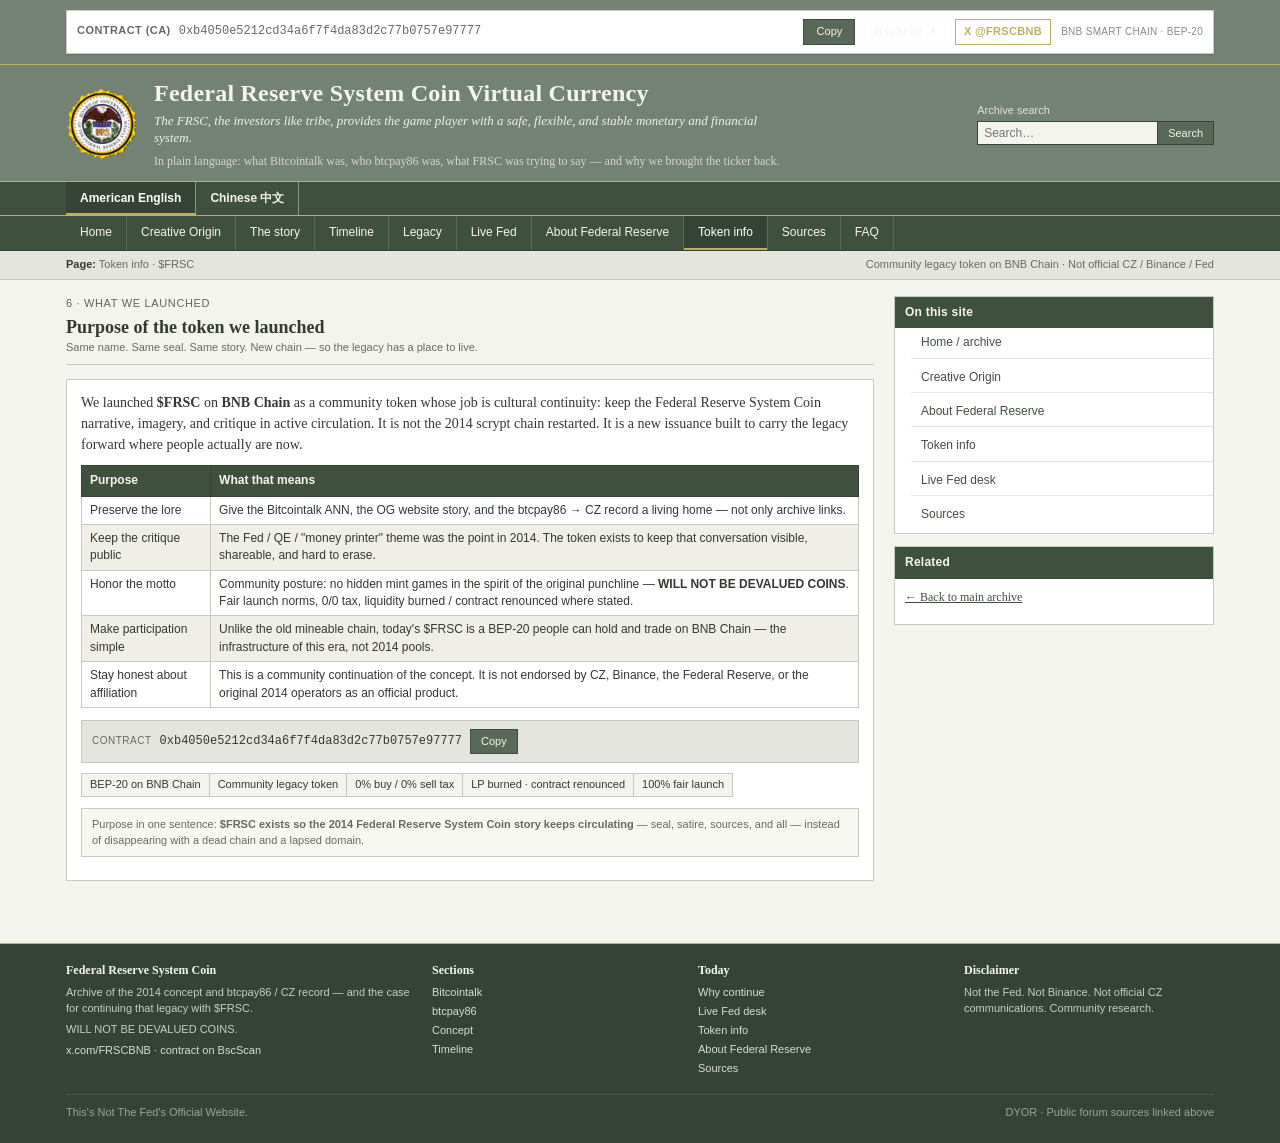
<file: token.html>
<!DOCTYPE html>
<html lang="en">
<head>
  <meta charset="utf-8" />
  <meta name="viewport" content="width=device-width, initial-scale=1" />
  <title>Token Info — $FRSC</title>
  <meta name="description" content="Federal Reserve System Coin (FRSC): Bitcointalk, btcpay86 (CZ), Creative Origin from the 2014 site, and why the legacy continues." />
  <link rel="stylesheet" href="css/styles.css" />
  <link rel="icon" href="assets/frsc-seal.png" type="image/png" />
</head>
<body>
  <!-- Contract bar — top of site -->
  <div class="ca-bar">
    <div class="wrap">
      <div class="ca-box">
        <div class="ca-left">
          <span class="ca-label" data-i18n="ca_label">CONTRACT (CA)</span>
          <code id="contract-address" class="ca-code">0xb4050e5212cd34a6f7f4da83d2c77b0757e97777</code>
        </div>
        <div class="ca-right">
          <button type="button" class="btn ca-copy" id="copy-contract" data-copy="0xb4050e5212cd34a6f7f4da83d2c77b0757e97777" data-i18n="ca_copy">Copy</button>
          <a class="ca-scan" href="https://bscscan.com/token/0xb4050e5212cd34a6f7f4da83d2c77b0757e97777" target="_blank" rel="noopener noreferrer">BscScan ↗</a>
          <a class="ca-x" href="https://x.com/FRSCBNB" target="_blank" rel="noopener noreferrer">X @FRSCBNB</a>
          <span class="ca-chain">BNB SMART CHAIN · BEP-20</span>
        </div>
      </div>
    </div>
  </div>

  <header class="site-header">
    <div class="wrap header-inner">
      <img class="header-seal" src="assets/frsc-seal.png" width="72" height="72" alt="Federal Reserve System Coin emblem" />
      <div class="header-text">
        <h1 data-i18n="site_title">Federal Reserve System Coin Virtual Currency</h1>
        <p class="subtitle og-tagline" data-i18n="og_tagline">The FRSC, the investors like tribe, provides the game player with a safe, flexible, and stable monetary and financial system.</p>
        <p class="subtitle subtitle-secondary" data-i18n="site_subtitle">In plain language: what Bitcointalk was, who btcpay86 was, what FRSC was trying to say — and why we brought the ticker back.</p>
      </div>
      <form class="header-search" role="search" action="#" method="get" onsubmit="return false;">
        <label for="q" data-i18n="search_label">Archive search</label>
        <div class="search-row">
          <input id="q" name="q" type="search" data-i18n-placeholder="search_ph" placeholder="Search…" />
          <button type="submit" data-i18n="search_btn">Search</button>
        </div>
      </form>
    </div>
  </header>

  <!-- Language only (EN / 中文) -->
  <nav class="lang-nav" aria-label="Language">
    <div class="wrap">
      <ul>
        <li><button type="button" class="lang-btn active" data-set-lang="en">American English</button></li>
        <li><button type="button" class="lang-btn" data-set-lang="zh">Chinese 中文</button></li>
      </ul>
    </div>
  </nav>

  <nav class="main-nav" aria-label="Primary">
    <div class="wrap">
      <ul>
        <li><a href="index.html" data-i18n="nav_home">Home</a></li>
        <li><a href="index.html#origin" data-i18n="nav_origin">Creative Origin</a></li>
        <li><a href="index.html#bitcointalk" data-i18n="nav_story">The story</a></li>
        <li><a href="index.html#timeline" data-i18n="nav_timeline">Timeline</a></li>
        <li><a href="index.html#legacy" data-i18n="nav_legacy">Legacy</a></li>
        <li><a href="index.html#live" data-i18n="nav_live">Live Fed</a></li>
        <li><a href="about-federal-reserve.html" data-i18n="nav_about_fed">About Federal Reserve</a></li>
        <li><a href="token.html" class="active" data-i18n="nav_purpose">Token info</a></li>
        <li><a href="index.html#receipts" data-i18n="nav_sources">Sources</a></li>
        <li><a href="index.html#faq" data-i18n="nav_faq">FAQ</a></li>
      </ul>
    </div>
  </nav>

    <div class="status-strip">
    <div class="wrap">
      <span><strong>Page:</strong> Token info · $FRSC</span>
      <span>Community legacy token on BNB Chain · Not official CZ / Binance / Fed</span>
    </div>
  </div>
  <main class="page">
    <div class="wrap layout">
      <div class="main-col">
        <section class="section" id="purpose" aria-labelledby="purpose-title">
                  <div class="section-head">
                    <p class="kicker">6 · What we launched</p>
                    <h2 id="purpose-title">Purpose of the token we launched</h2>
                    <p class="section-note">Same name. Same seal. Same story. New chain — so the legacy has a place to live.</p>
                  </div>
                  <hr class="hr" />
                  <div class="panel">
                    <p class="intro-lead">We launched <strong>$FRSC</strong> on <strong>BNB Chain</strong> as a community token whose job is cultural continuity: keep the Federal Reserve System Coin narrative, imagery, and critique in active circulation. It is not the 2014 scrypt chain restarted. It is a new issuance built to carry the legacy forward where people actually are now.</p>
                    <table class="data" style="margin-top:10px;">
                      <thead>
                        <tr>
                          <th>Purpose</th>
                          <th>What that means</th>
                        </tr>
                      </thead>
                      <tbody>
                        <tr>
                          <td>Preserve the lore</td>
                          <td>Give the Bitcointalk ANN, the OG website story, and the btcpay86 → CZ record a living home — not only archive links.</td>
                        </tr>
                        <tr>
                          <td>Keep the critique public</td>
                          <td>The Fed / QE / "money printer" theme was the point in 2014. The token exists to keep that conversation visible, shareable, and hard to erase.</td>
                        </tr>
                        <tr>
                          <td>Honor the motto</td>
                          <td>Community posture: no hidden mint games in the spirit of the original punchline — <strong>WILL NOT BE DEVALUED COINS</strong>. Fair launch norms, 0/0 tax, liquidity burned / contract renounced where stated.</td>
                        </tr>
                        <tr>
                          <td>Make participation simple</td>
                          <td>Unlike the old mineable chain, today's $FRSC is a BEP-20 people can hold and trade on BNB Chain — the infrastructure of this era, not 2014 pools.</td>
                        </tr>
                        <tr>
                          <td>Stay honest about affiliation</td>
                          <td>This is a community continuation of the concept. It is not endorsed by CZ, Binance, the Federal Reserve, or the original 2014 operators as an official product.</td>
                        </tr>
                      </tbody>
                    </table>
                    <div class="contract-box" style="margin-top:12px;">
                      <span class="label">Contract</span>
                      <code id="contract-address">0xb4050e5212cd34a6f7f4da83d2c77b0757e97777</code>
                      <button type="button" class="btn" id="copy-contract" data-copy="0xb4050e5212cd34a6f7f4da83d2c77b0757e97777">Copy</button>
                    </div>
                    <ul class="pill-list">
                      <li>BEP-20 on BNB Chain</li>
                      <li>Community legacy token</li>
                      <li>0% buy / 0% sell tax</li>
                      <li>LP burned · contract renounced</li>
                      <li>100% fair launch</li>
                    </ul>
                    <p class="disclaimer" style="margin-top:12px;">Purpose in one sentence: <strong>$FRSC exists so the 2014 Federal Reserve System Coin story keeps circulating</strong> — seal, satire, sources, and all — instead of disappearing with a dead chain and a lapsed domain.</p>
                  </div>
                </section>
      </div>

      <aside class="side-col" aria-label="Secondary information">
        <div class="side-block">
          <h3>On this site</h3>
          <ul class="side-nav-list">
            <li><a href="index.html">Home / archive</a></li>
            <li><a href="index.html#origin">Creative Origin</a></li>
            <li><a href="about-federal-reserve.html">About Federal Reserve</a></li>
            <li><a href="token.html">Token info</a></li>
            <li><a href="index.html#live">Live Fed desk</a></li>
            <li><a href="index.html#receipts">Sources</a></li>
          </ul>
        </div>
        <div class="side-block">
          <h3>Related</h3>
          <div class="body"><p><a href="index.html">← Back to main archive</a></p></div>
        </div>
      </aside>
    </div>
  </main>
<footer class="site-footer">
    <div class="wrap">
      <div class="footer-grid">
        <div>
          <h4>Federal Reserve System Coin</h4>
          <p>Archive of the 2014 concept and btcpay86 / CZ record — and the case for continuing that legacy with $FRSC.</p>
          <p>WILL NOT BE DEVALUED COINS.</p>
          <p><a href="https://x.com/FRSCBNB" target="_blank" rel="noopener noreferrer">x.com/FRSCBNB</a> · <a href="https://bscscan.com/token/0xb4050e5212cd34a6f7f4da83d2c77b0757e97777" target="_blank" rel="noopener noreferrer">contract on BscScan</a></p>
        </div>
        <div>
          <h4>Sections</h4>
          <ul>
            <li><a href="#bitcointalk">Bitcointalk</a></li>
            <li><a href="#btcpay86">btcpay86</a></li>
            <li><a href="#concept">Concept</a></li>
            <li><a href="#timeline">Timeline</a></li>
          </ul>
        </div>
        <div>
          <h4>Today</h4>
          <ul>
            <li><a href="#legacy">Why continue</a></li>
            <li><a href="#live">Live Fed desk</a></li>
            <li><a href="token.html">Token info</a></li>
            <li><a href="about-federal-reserve.html">About Federal Reserve</a></li>
            <li><a href="#receipts">Sources</a></li>
          </ul>
        </div>
        <div>
          <h4>Disclaimer</h4>
          <p>Not the Fed. Not Binance. Not official CZ communications. Community research.</p>
        </div>
      </div>
      <div class="footer-bottom">
        <span>This's Not The Fed's Official Website.</span>
        <span>DYOR · Public forum sources linked above</span>
      </div>
    </div>
  </footer>

  <script src="js/i18n.js"></script>
  <script src="js/main.js"></script>
</body>
</html>
</file>
<file: css/styles.css>
/* Federal Reserve Coin — Institutional Design System
   Early-2010s research portal aesthetic */

:root {
  --sage: #748276;
  --forest: #40503F;
  --deep-olive: #344335;
  --muted-olive: #596858;
  --gold: #C0AE62;
  --off-white: #F4F4EE;
  --inst-gray: #E5E5DF;
  --text: #343832;
  --text-secondary: #666A62;
  --cream: #F5F5EF;
  --white: #FFFFFF;
  --border: #C8C8C0;
  --row-alt: #EFEFE8;

  --serif: Georgia, "Times New Roman", Times, serif;
  --sans: Arial, Helvetica, sans-serif;

  --max: 1180px;
  --gutter: 16px;
}

*,
*::before,
*::after {
  box-sizing: border-box;
}

html {
  font-size: 13px;
  scroll-behavior: smooth;
}

body {
  margin: 0;
  padding: 0;
  background: var(--off-white);
  color: var(--text);
  font-family: var(--serif);
  font-size: 13px;
  line-height: 1.45;
  min-width: 320px;
}

img {
  max-width: 100%;
  height: auto;
  display: block;
  border: 1px solid var(--border);
  border-radius: 0;
}

a {
  color: var(--forest);
  text-decoration: underline;
}

a:hover {
  color: var(--deep-olive);
}

/* —— Utility —— */
.wrap {
  max-width: var(--max);
  margin: 0 auto;
  padding: 0 var(--gutter);
}

.hr {
  border: 0;
  border-top: 1px solid var(--border);
  margin: 8px 0 14px;
}

.hr-gold {
  border: 0;
  border-top: 1px solid var(--gold);
  margin: 0;
}

.meta {
  font-family: var(--sans);
  font-size: 11px;
  color: var(--text-secondary);
  letter-spacing: 0.02em;
}

.kicker {
  font-family: var(--sans);
  font-size: 11px;
  text-transform: uppercase;
  letter-spacing: 0.06em;
  color: var(--muted-olive);
  margin: 0 0 4px;
}

/* —— Contract bar (top of site) —— */
.ca-bar {
  background: var(--sage);
  padding: 10px 0;
  border-bottom: 1px solid var(--gold);
}

.ca-box {
  display: flex;
  flex-wrap: wrap;
  align-items: center;
  justify-content: space-between;
  gap: 10px;
  background: #fff;
  border: 1px solid #c8c8c0;
  box-shadow: 0 1px 2px rgba(0, 0, 0, 0.12);
  padding: 8px 10px;
}

.ca-left {
  display: flex;
  flex-wrap: wrap;
  align-items: baseline;
  gap: 8px;
  min-width: 0;
  flex: 1;
}

.ca-label {
  font-family: var(--sans);
  font-size: 11px;
  font-weight: 700;
  color: var(--text-secondary);
  letter-spacing: 0.04em;
  white-space: nowrap;
}

.ca-code {
  font-family: "Courier New", Courier, monospace;
  font-size: 12px;
  color: #666A62;
  word-break: break-all;
}

.ca-right {
  display: flex;
  align-items: center;
  gap: 10px;
  flex-shrink: 0;
}

.ca-copy {
  background: #5a5a5a;
  border-color: #3f3f3f;
  color: #fff;
  min-width: 52px;
}

.ca-copy:hover {
  background: #444;
  color: #fff;
}

.ca-chain {
  font-family: var(--sans);
  font-size: 10px;
  color: #8a8a82;
  letter-spacing: 0.03em;
  white-space: nowrap;
}

@media (max-width: 560px) {
  .ca-box {
    flex-direction: column;
    align-items: stretch;
  }

  .ca-right {
    justify-content: space-between;
  }
}

/* —— Top bar —— */
.topbar {
  background: var(--deep-olive);
  color: var(--cream);
  font-family: var(--sans);
  font-size: 11px;
  padding: 5px 0;
}

.topbar .wrap {
  display: flex;
  justify-content: space-between;
  align-items: center;
  gap: 12px;
  flex-wrap: wrap;
}

.topbar a {
  color: var(--cream);
  text-decoration: none;
}

.topbar a:hover {
  text-decoration: underline;
  color: var(--gold);
}

.topbar-links {
  display: flex;
  gap: 0;
  list-style: none;
  margin: 0;
  padding: 0;
}

.topbar-links li {
  padding: 0 8px;
  border-left: 1px solid #5a6a59;
}

.topbar-links li:first-child {
  border-left: 0;
  padding-left: 0;
}

/* —— Header —— */
.site-header {
  background: var(--sage);
  color: var(--cream);
  padding: 14px 0 12px;
}

.header-inner {
  display: flex;
  align-items: center;
  gap: 16px;
}

.header-seal {
  width: 72px;
  height: 72px;
  border: 0;
  background: transparent;
  flex-shrink: 0;
  object-fit: contain;
}

.header-text {
  flex: 1;
  min-width: 0;
}

.header-text h1 {
  margin: 0;
  font-family: var(--serif);
  font-size: 24px;
  font-weight: 700;
  color: var(--cream);
  letter-spacing: 0.01em;
  line-height: 1.2;
}

.header-text .subtitle {
  margin: 4px 0 0;
  font-family: var(--serif);
  font-size: 13px;
  color: #e8e8e0;
  max-width: 640px;
  line-height: 1.35;
}

.header-text .og-tagline {
  font-style: italic;
  color: #f0f0e8;
}

.header-text .subtitle-secondary {
  font-size: 12px;
  color: #d5d5cc;
  margin-top: 6px;
}

/* —— OG language tabs —— */
.lang-nav {
  background: var(--forest);
  border-top: 1px solid var(--gold);
}

.lang-nav ul {
  list-style: none;
  margin: 0;
  padding: 0;
  display: flex;
  flex-wrap: wrap;
  font-family: var(--sans);
  font-size: 12px;
  font-weight: 700;
}

.lang-nav li {
  border-right: 1px solid #8a9488;
}

.lang-nav .lang-btn,
.lang-nav .lang-link {
  display: block;
  color: var(--cream);
  text-decoration: none;
  padding: 8px 14px;
  background: transparent;
  border: 0;
  font: inherit;
  font-weight: 700;
  cursor: pointer;
  white-space: nowrap;
}

.lang-nav .lang-btn:hover,
.lang-nav .lang-link:hover,
.lang-nav .lang-btn.active,
.lang-nav .lang-link.active {
  background: var(--deep-olive);
  color: #fff;
  box-shadow: inset 0 -2px 0 var(--gold);
}

.lang-note-wrap {
  padding-top: 0;
}

.lang-note {
  margin: 0;
  padding: 6px 0 0;
  font-family: var(--sans);
  font-size: 11px;
  color: var(--text-secondary);
}

/* Creative Origin */
.origin-layout {
  display: grid;
  grid-template-columns: 1.35fr 0.9fr;
  gap: 16px;
  align-items: start;
}

.origin-bullets {
  margin: 0;
  padding-left: 18px;
}

.origin-bullets li {
  margin-bottom: 10px;
  font-size: 13px;
  line-height: 1.45;
}

.origin-art img {
  width: 100%;
  height: auto;
  border: 1px solid var(--border);
  background: #fff;
}

.origin-banners-text {
  display: grid;
  grid-template-columns: 1fr 1fr;
  gap: 8px;
  margin-top: 12px;
}

.ob-card {
  border: 1px solid var(--border);
  background: var(--off-white);
  padding: 10px 12px;
}

.ob-card .ob-small {
  margin: 0;
  font-family: var(--sans);
  font-size: 11px;
  color: var(--text-secondary);
}

.ob-card .ob-big {
  margin: 4px 0 0;
  font-family: var(--serif);
  font-size: 18px;
  font-weight: 700;
  color: var(--deep-olive);
}

.ob-card-dark {
  background: var(--forest);
  color: var(--cream);
  border-color: var(--deep-olive);
}

.ob-card-dark p {
  margin: 0 0 6px;
  font-family: var(--sans);
  font-size: 11px;
  letter-spacing: 0.04em;
  text-transform: uppercase;
}

.ob-card-dark .ob-dedicate {
  margin: 0;
  font-weight: 700;
  color: var(--gold);
}

@media (max-width: 800px) {
  .origin-layout,
  .origin-banners-text {
    grid-template-columns: 1fr;
  }
}

.header-search {
  flex-shrink: 0;
  font-family: var(--sans);
}

.header-search label {
  display: block;
  font-size: 11px;
  margin-bottom: 3px;
  color: #e0e0d8;
}

.header-search .search-row {
  display: flex;
  gap: 0;
}

.header-search input[type="search"] {
  width: 180px;
  border: 1px solid var(--deep-olive);
  border-right: 0;
  padding: 4px 6px;
  font-family: var(--sans);
  font-size: 12px;
  background: var(--off-white);
  color: var(--text);
  border-radius: 0;
}

.header-search button {
  border: 1px solid var(--deep-olive);
  background: var(--muted-olive);
  color: var(--cream);
  font-family: var(--sans);
  font-size: 11px;
  padding: 4px 10px;
  cursor: pointer;
  border-radius: 0;
}

.header-search button:hover {
  background: var(--forest);
}

/* —— Nav —— */
.main-nav {
  background: var(--forest);
  border-top: 1px solid var(--gold);
  border-bottom: 1px solid var(--deep-olive);
}

.main-nav ul {
  list-style: none;
  margin: 0;
  padding: 0;
  display: flex;
  flex-wrap: wrap;
  font-family: var(--sans);
  font-size: 12px;
}

.main-nav li {
  border-right: 1px solid #5a6a59;
}

.main-nav a {
  display: block;
  color: var(--cream);
  text-decoration: none;
  padding: 8px 14px;
  white-space: nowrap;
}

.main-nav a:hover,
.main-nav a.active {
  background: var(--deep-olive);
  color: #fff;
  box-shadow: inset 0 -2px 0 var(--gold);
}

/* —— Breadcrumb / status —— */
.status-strip {
  background: var(--inst-gray);
  border-bottom: 1px solid var(--border);
  font-family: var(--sans);
  font-size: 11px;
  padding: 6px 0;
  color: var(--text-secondary);
}

.status-strip .wrap {
  display: flex;
  justify-content: space-between;
  gap: 12px;
  flex-wrap: wrap;
}

.status-strip strong {
  color: var(--text);
  font-weight: 600;
}

/* —— Layout —— */
.page {
  padding: 16px 0 32px;
}

.layout {
  display: grid;
  grid-template-columns: 1fr 320px;
  gap: 20px;
  align-items: start;
}

.main-col,
.side-col {
  min-width: 0;
}

/* —— Sections —— */
.section {
  margin-bottom: 22px;
  background: transparent;
}

.section-head {
  margin: 0 0 0;
}

.section-head h2 {
  margin: 0;
  font-family: var(--serif);
  font-size: 18px;
  font-weight: 700;
  color: var(--text);
  line-height: 1.25;
}

.section-head .section-note {
  font-family: var(--sans);
  font-size: 11px;
  color: var(--text-secondary);
  margin: 2px 0 0;
}

.panel {
  background: var(--white);
  border: 1px solid var(--border);
  border-radius: 0;
  padding: 12px 14px;
}

.panel + .panel {
  margin-top: 10px;
}

.panel-muted {
  background: var(--inst-gray);
}

/* —— Hero / intro —— */
.intro-grid {
  display: grid;
  grid-template-columns: 100px 1fr;
  gap: 14px;
  align-items: start;
}

.intro-seal {
  width: 100px;
  height: 100px;
  border: 0;
  background: transparent;
  object-fit: contain;
}

.thesis {
  margin: 0 0 10px;
  padding: 8px 10px;
  border-left: 3px solid var(--gold);
  background: var(--inst-gray);
  font-family: var(--serif);
  font-size: 15px;
  font-weight: 700;
  line-height: 1.35;
  color: var(--deep-olive);
}

.intro-lead {
  margin: 0 0 10px;
  font-size: 14px;
  line-height: 1.5;
}

.intro-lead strong {
  font-weight: 700;
}

.attribution-note {
  font-size: 13px;
  color: var(--text-secondary);
  font-style: italic;
}

.dossier-meta {
  display: grid;
  grid-template-columns: 1fr 1fr;
  gap: 0;
  margin: 10px 0 4px;
  border: 1px solid var(--border);
  font-family: var(--sans);
  font-size: 11px;
}

.dossier-meta > div {
  display: grid;
  grid-template-columns: 72px 1fr;
  border-bottom: 1px solid var(--inst-gray);
  border-right: 1px solid var(--inst-gray);
}

.dossier-meta > div:nth-child(2n) {
  border-right: 0;
}

.dossier-meta > div:nth-last-child(-n + 2) {
  border-bottom: 0;
}

.dossier-meta .dm-label {
  padding: 6px 8px;
  background: var(--inst-gray);
  color: var(--text-secondary);
  font-weight: 600;
  text-transform: uppercase;
  letter-spacing: 0.04em;
}

.dossier-meta .dm-val {
  padding: 6px 8px;
  color: var(--text);
  background: var(--white);
}

.dossier-meta a {
  color: var(--forest);
  text-decoration: none;
}

.dossier-meta a:hover {
  text-decoration: underline;
}

@media (max-width: 560px) {
  .dossier-meta {
    grid-template-columns: 1fr;
  }

  .dossier-meta > div {
    border-right: 0;
  }

  .dossier-meta > div:nth-last-child(-n + 2) {
    border-bottom: 1px solid var(--inst-gray);
  }

  .dossier-meta > div:last-child {
    border-bottom: 0;
  }
}

.contract-box {
  font-family: var(--sans);
  font-size: 12px;
  background: var(--inst-gray);
  border: 1px solid var(--border);
  padding: 8px 10px;
  margin: 10px 0;
  display: flex;
  flex-wrap: wrap;
  align-items: center;
  gap: 8px;
}

.contract-box .label {
  color: var(--text-secondary);
  text-transform: uppercase;
  font-size: 10px;
  letter-spacing: 0.05em;
}

.contract-box code {
  font-family: "Courier New", Courier, monospace;
  font-size: 12px;
  color: var(--text);
  word-break: break-all;
}

.btn {
  display: inline-block;
  font-family: var(--sans);
  font-size: 11px;
  line-height: 1.2;
  padding: 5px 10px;
  background: var(--muted-olive);
  color: var(--cream);
  border: 1px solid #3F4D3F;
  border-radius: 0;
  text-decoration: none;
  cursor: pointer;
  vertical-align: middle;
}

.btn:hover {
  background: var(--forest);
  color: #fff;
  text-decoration: none;
}

.btn-ghost {
  background: var(--off-white);
  color: var(--forest);
  border: 1px solid var(--muted-olive);
}

.btn-ghost:hover {
  background: var(--inst-gray);
  color: var(--deep-olive);
}

.btn-row {
  display: flex;
  flex-wrap: wrap;
  gap: 6px;
  margin: 10px 0 0;
  font-family: var(--sans);
}

.pill-list {
  list-style: none;
  margin: 10px 0 0;
  padding: 0;
  display: flex;
  flex-wrap: wrap;
  gap: 0;
  font-family: var(--sans);
  font-size: 11px;
}

.pill-list li {
  padding: 3px 8px;
  border: 1px solid var(--border);
  background: var(--off-white);
  margin-right: -1px;
  margin-bottom: -1px;
  color: var(--text);
}

.stat-row {
  display: grid;
  grid-template-columns: repeat(5, 1fr);
  gap: 0;
  margin-top: 12px;
  border: 1px solid var(--border);
  font-family: var(--sans);
}

.stat-row .stat {
  padding: 8px 8px;
  border-right: 1px solid var(--border);
  background: var(--white);
  text-align: left;
}

.stat-row .stat:last-child {
  border-right: 0;
}

.stat-row .stat .n {
  display: block;
  font-family: var(--serif);
  font-size: 16px;
  font-weight: 700;
  color: var(--forest);
  line-height: 1.2;
}

.stat-row .stat .l {
  display: block;
  font-size: 10px;
  color: var(--text-secondary);
  margin-top: 2px;
  text-transform: uppercase;
  letter-spacing: 0.03em;
}

.dedicate {
  margin-top: 12px;
  padding: 8px 10px;
  background: var(--forest);
  color: var(--cream);
  font-family: var(--sans);
  font-size: 11px;
  letter-spacing: 0.08em;
  text-transform: uppercase;
  text-align: center;
}

/* —— Timeline / lore —— */
.timeline {
  margin: 0;
  padding: 0;
  list-style: none;
}

.timeline li {
  display: grid;
  grid-template-columns: 88px 1fr;
  gap: 12px;
  padding: 10px 0;
  border-bottom: 1px solid var(--inst-gray);
}

.timeline li:last-child {
  border-bottom: 0;
}

.timeline .when {
  font-family: var(--sans);
  font-size: 11px;
  font-weight: 700;
  color: var(--forest);
  text-transform: uppercase;
  letter-spacing: 0.03em;
}

.timeline h3 {
  margin: 0 0 4px;
  font-size: 15px;
  font-weight: 700;
  color: var(--text);
}

.timeline p {
  margin: 0;
  font-size: 13px;
  color: var(--text);
}

.source-links {
  margin: 10px 0 0;
  padding: 8px 10px;
  background: var(--inst-gray);
  border: 1px solid var(--border);
  font-family: var(--sans);
  font-size: 11px;
}

.source-links ol {
  margin: 4px 0 0;
  padding-left: 18px;
}

.source-links a {
  color: var(--forest);
}

/* —— Receipts —— */
.receipt {
  display: grid;
  grid-template-columns: 36px 1fr;
  gap: 10px;
  padding: 10px 0;
  border-bottom: 1px solid var(--inst-gray);
}

.receipt:last-child {
  border-bottom: 0;
}

.receipt .num {
  font-family: var(--sans);
  font-size: 14px;
  font-weight: 700;
  background: var(--deep-olive);
  color: var(--gold);
  text-align: center;
  padding: 6px 0;
  height: fit-content;
}

.receipt h3 {
  margin: 0 0 3px;
  font-size: 14px;
}

.receipt p {
  margin: 0 0 4px;
  font-size: 12px;
  color: var(--text);
}

.receipt .src {
  font-family: var(--sans);
  font-size: 11px;
  word-break: break-all;
}

.disclaimer {
  margin-top: 12px;
  padding: 8px 10px;
  border: 1px solid var(--border);
  background: #f8f8f2;
  font-family: var(--sans);
  font-size: 11px;
  color: var(--text-secondary);
  line-height: 1.4;
}

/* —— Spec / tables —— */
.spec-quote {
  font-family: var(--sans);
  font-size: 11px;
  color: var(--text-secondary);
  margin: 0 0 10px;
  padding: 6px 8px;
  background: var(--inst-gray);
  border-left: 3px solid var(--gold);
}

.spec-list {
  margin: 0 0 12px;
  padding-left: 18px;
}

.spec-list li {
  margin-bottom: 6px;
  font-size: 12px;
}

table.data {
  width: 100%;
  border-collapse: collapse;
  font-family: var(--sans);
  font-size: 12px;
  margin: 0;
}

table.data th {
  background: var(--forest);
  color: var(--cream);
  text-align: left;
  padding: 6px 8px;
  font-weight: 600;
  border: 1px solid var(--deep-olive);
}

table.data td {
  padding: 5px 8px;
  border: 1px solid var(--border);
  vertical-align: top;
}

table.data tr:nth-child(even) td {
  background: var(--row-alt);
}

table.data tr:nth-child(odd) td {
  background: var(--white);
}

/* —— Tokenomics —— */
.supply-callout {
  font-family: var(--serif);
  font-size: 20px;
  font-weight: 700;
  color: var(--forest);
  margin: 0 0 8px;
}

.supply-callout span {
  display: block;
  font-family: var(--sans);
  font-size: 11px;
  font-weight: 400;
  color: var(--text-secondary);
  text-transform: uppercase;
  letter-spacing: 0.04em;
  margin-top: 2px;
}

.alloc-table td:first-child {
  width: 56px;
  font-weight: 700;
  color: var(--forest);
}

.badge-row {
  display: flex;
  flex-wrap: wrap;
  gap: 0;
  margin-top: 10px;
  font-family: var(--sans);
  font-size: 11px;
}

.badge-row span {
  border: 1px solid var(--border);
  background: var(--off-white);
  padding: 3px 8px;
  margin-right: -1px;
  margin-bottom: -1px;
  color: var(--text);
}

/* —— How to buy —— */
.steps {
  counter-reset: step;
  list-style: none;
  margin: 0;
  padding: 0;
}

.steps li {
  display: grid;
  grid-template-columns: 28px 1fr;
  gap: 10px;
  padding: 10px 0;
  border-bottom: 1px solid var(--inst-gray);
}

.steps li:last-child {
  border-bottom: 0;
}

.steps .step-n {
  width: 28px;
  height: 28px;
  background: var(--forest);
  color: var(--cream);
  font-family: var(--sans);
  font-size: 13px;
  font-weight: 700;
  display: flex;
  align-items: center;
  justify-content: center;
}

.steps h3 {
  margin: 0 0 3px;
  font-size: 14px;
}

.steps p {
  margin: 0;
  font-size: 12px;
  color: var(--text);
}

/* —— Roadmap —— */
.phases {
  display: grid;
  grid-template-columns: 1fr 1fr;
  gap: 10px;
}

.phase {
  border: 1px solid var(--border);
  background: var(--white);
  padding: 10px 12px;
}

.phase .phase-label {
  font-family: var(--sans);
  font-size: 10px;
  text-transform: uppercase;
  letter-spacing: 0.06em;
  color: var(--muted-olive);
  margin: 0 0 2px;
}

.phase h3 {
  margin: 0 0 6px;
  font-size: 15px;
  border-bottom: 1px solid var(--inst-gray);
  padding-bottom: 4px;
}

.phase ul {
  margin: 0;
  padding-left: 16px;
  font-size: 12px;
}

.phase li {
  margin-bottom: 3px;
}

/* —— FAQ —— */
.faq details {
  border-bottom: 1px solid var(--inst-gray);
  padding: 8px 0;
}

.faq details:last-child {
  border-bottom: 0;
}

.faq summary {
  font-family: var(--serif);
  font-size: 14px;
  font-weight: 700;
  cursor: pointer;
  color: var(--text);
  list-style: none;
}

.faq summary::-webkit-details-marker {
  display: none;
}

.faq summary::before {
  content: "+ ";
  font-family: var(--sans);
  color: var(--muted-olive);
  font-weight: 700;
}

.faq details[open] summary::before {
  content: "− ";
}

.faq details p {
  margin: 6px 0 2px;
  font-size: 12px;
  padding-left: 14px;
}

/* —— Sidebar —— */
.side-block {
  margin-bottom: 12px;
  border: 1px solid var(--border);
  background: var(--white);
}

.side-block h3 {
  margin: 0;
  padding: 7px 10px;
  background: var(--forest);
  color: var(--cream);
  font-family: var(--sans);
  font-size: 12px;
  font-weight: 600;
  letter-spacing: 0.02em;
}

.side-block .body {
  padding: 10px;
  font-size: 12px;
}

.side-block ul {
  margin: 0;
  padding-left: 16px;
}

.side-block li {
  margin-bottom: 4px;
}

.side-block .body p {
  margin: 0 0 8px;
}

.side-nav-list {
  list-style: none;
  margin: 0;
  padding: 0;
  font-family: var(--sans);
  font-size: 12px;
}

.side-nav-list a {
  display: block;
  padding: 6px 10px;
  border-bottom: 1px solid var(--inst-gray);
  text-decoration: none;
  color: var(--forest);
}

.side-nav-list a:hover {
  background: var(--inst-gray);
}

.side-nav-list li:last-child a {
  border-bottom: 0;
}

.quick-facts {
  width: 100%;
  font-family: var(--sans);
  font-size: 11px;
  border-collapse: collapse;
}

.quick-facts th,
.quick-facts td {
  text-align: left;
  padding: 4px 0;
  border-bottom: 1px solid var(--inst-gray);
  vertical-align: top;
}

.quick-facts th {
  color: var(--text-secondary);
  font-weight: 600;
  width: 42%;
  padding-right: 8px;
}

.quick-facts tr:last-child th,
.quick-facts tr:last-child td {
  border-bottom: 0;
}

/* —— Live Fed desk —— */
.live-banner {
  display: flex;
  flex-wrap: wrap;
  align-items: center;
  gap: 10px;
  padding: 8px 10px;
  margin: 0 0 12px;
  background: var(--deep-olive);
  color: var(--cream);
  font-family: var(--sans);
  font-size: 11px;
}

.live-banner .btn {
  margin-left: auto;
}

.live-dot {
  width: 8px;
  height: 8px;
  background: #c45c4a;
  border-radius: 0;
  box-shadow: 0 0 0 0 rgba(196, 92, 74, 0.6);
  animation: livepulse 1.6s ease-out infinite;
  flex-shrink: 0;
}

@keyframes livepulse {
  0% { box-shadow: 0 0 0 0 rgba(196, 92, 74, 0.55); }
  70% { box-shadow: 0 0 0 6px rgba(196, 92, 74, 0); }
  100% { box-shadow: 0 0 0 0 rgba(196, 92, 74, 0); }
}

.live-metrics {
  display: grid;
  grid-template-columns: repeat(3, 1fr);
  gap: 0;
  border: 1px solid var(--border);
  margin: 0 0 12px;
}

.live-metric {
  padding: 10px 12px;
  border-right: 1px solid var(--border);
  background: var(--white);
}

.live-metric:last-child {
  border-right: 0;
}

.live-metric .lm-label {
  font-family: var(--sans);
  font-size: 10px;
  text-transform: uppercase;
  letter-spacing: 0.04em;
  color: var(--text-secondary);
}

.live-metric .lm-value {
  font-family: var(--serif);
  font-size: 22px;
  font-weight: 700;
  color: var(--forest);
  line-height: 1.2;
  margin: 4px 0 2px;
}

.live-metric .lm-meta {
  font-family: var(--sans);
  font-size: 11px;
  color: var(--text-secondary);
}

.live-readout {
  margin: 0 0 14px;
  padding: 8px 10px;
  border-left: 3px solid var(--gold);
  background: var(--inst-gray);
  font-size: 13px;
}

.live-subhead {
  margin: 16px 0 6px;
  font-size: 15px;
  font-weight: 700;
}

.live-feed {
  list-style: none;
  margin: 0 0 8px;
  padding: 0;
  border: 1px solid var(--border);
  background: var(--white);
}

.live-feed li {
  padding: 8px 10px;
  border-bottom: 1px solid var(--inst-gray);
  font-size: 12px;
}

.live-feed li:last-child {
  border-bottom: 0;
}

.live-feed .lf-date {
  display: block;
  font-family: var(--sans);
  font-size: 10px;
  color: var(--text-secondary);
  text-transform: uppercase;
  letter-spacing: 0.04em;
  margin-bottom: 2px;
}

.live-feed a {
  color: var(--forest);
  font-weight: 700;
  text-decoration: none;
}

.live-feed a:hover {
  text-decoration: underline;
}

.live-charts {
  display: grid;
  grid-template-columns: 1fr;
  gap: 12px;
}

.live-charts figure {
  margin: 0;
  border: 1px solid var(--border);
  background: var(--white);
  padding: 8px;
}

.live-charts figcaption {
  font-family: var(--sans);
  font-size: 11px;
  color: var(--text-secondary);
  margin-bottom: 6px;
}

.live-charts img {
  width: 100%;
  height: auto;
  border: 1px solid var(--inst-gray);
  background: #fff;
}

@media (max-width: 700px) {
  .live-metrics {
    grid-template-columns: 1fr;
  }

  .live-metric {
    border-right: 0;
    border-bottom: 1px solid var(--border);
  }

  .live-metric:last-child {
    border-bottom: 0;
  }

  .live-banner .btn {
    margin-left: 0;
  }
}

/* —— Footer —— */
.site-footer {
  background: var(--deep-olive);
  color: #c8cec4;
  font-family: var(--sans);
  font-size: 11px;
  padding: 18px 0 22px;
  border-top: 1px solid var(--gold);
  margin-top: 8px;
}

.footer-grid {
  display: grid;
  grid-template-columns: 1.4fr 1fr 1fr 1fr;
  gap: 16px;
}

.site-footer h4 {
  margin: 0 0 6px;
  color: var(--cream);
  font-size: 12px;
  font-weight: 700;
  font-family: var(--serif);
}

.site-footer p {
  margin: 0 0 6px;
  line-height: 1.4;
}

.site-footer a {
  color: #d8ddd4;
  text-decoration: none;
}

.site-footer a:hover {
  color: var(--gold);
  text-decoration: underline;
}

.site-footer ul {
  list-style: none;
  margin: 0;
  padding: 0;
}

.site-footer li {
  margin-bottom: 3px;
}

.footer-bottom {
  margin-top: 14px;
  padding-top: 10px;
  border-top: 1px solid #4a5a49;
  display: flex;
  justify-content: space-between;
  gap: 12px;
  flex-wrap: wrap;
  color: #9aa498;
}

/* —— Responsive —— */
@media (max-width: 900px) {
  .layout {
    grid-template-columns: 1fr;
  }

  .header-inner {
    flex-wrap: wrap;
  }

  .header-search {
    width: 100%;
  }

  .header-search input[type="search"] {
    flex: 1;
    width: auto;
  }

  .stat-row {
    grid-template-columns: 1fr 1fr;
  }

  .stat-row .stat {
    border-bottom: 1px solid var(--border);
  }

  .phases {
    grid-template-columns: 1fr;
  }

  .footer-grid {
    grid-template-columns: 1fr 1fr;
  }

  .intro-grid {
    grid-template-columns: 72px 1fr;
  }

  .intro-seal {
    width: 72px;
    height: 72px;
  }
}

@media (max-width: 560px) {
  .header-text h1 {
    font-size: 20px;
  }

  .timeline li {
    grid-template-columns: 1fr;
    gap: 2px;
  }

  .stat-row {
    grid-template-columns: 1fr;
  }

  .footer-grid {
    grid-template-columns: 1fr;
  }

  .main-nav a {
    padding: 7px 10px;
    font-size: 11px;
  }
}

/* —— FRED chart cards (replaces hotlinked images: FRED returns 403) —— */
.chart-card {
  display: block;
  padding: 14px 14px 12px;
  border: 1px solid var(--border);
  background: var(--cream);
  text-decoration: none;
  transition: background 0.15s, border-color 0.15s;
}

.chart-card:hover {
  background: var(--white);
  border-color: var(--forest);
}

.chart-card .cc-code {
  display: block;
  font-family: "Courier New", Courier, monospace;
  font-size: 15px;
  font-weight: 700;
  color: var(--deep-olive);
  letter-spacing: 0.04em;
}

.chart-card .cc-name {
  display: block;
  margin-top: 3px;
  font-size: 12px;
  color: var(--text-secondary);
}

.chart-card .cc-go {
  display: block;
  margin-top: 8px;
  font-size: 11px;
  font-weight: 700;
  color: var(--forest);
  text-decoration: underline;
}

/* —— CA bar: BscScan + X links —— */
.ca-scan,
.ca-x {
  font-family: var(--sans);
  font-size: 11px;
  font-weight: 700;
  letter-spacing: 0.03em;
  color: var(--cream);
  text-decoration: none;
  border: 1px solid rgba(244, 244, 238, 0.45);
  padding: 4px 8px;
  white-space: nowrap;
}

.ca-scan:hover,
.ca-x:hover {
  background: rgba(244, 244, 238, 0.14);
  border-color: var(--gold);
  color: var(--gold);
  text-decoration: none;
}

.ca-x {
  border-color: var(--gold);
  color: var(--gold);
}

@media (max-width: 720px) {
  .ca-scan { display: none; }
}

/* keep the full address on one line once there is room for it */
@media (min-width: 721px) {
  .ca-code {
    white-space: nowrap;
    word-break: normal;
  }
}
</file>
<file: archive/v1-current/styles.css>
/* ═══ Federal Reserve Coin — BNB theme ═══ */
:root{
  --bg:#0B0E11;
  --bg2:#12161C;
  --card:#171B21;
  --line:#242A32;
  --gold:#F0B90B;
  --gold-l:#FFDE7A;
  --gold-d:#B07C05;
  --txt:#EAECEF;
  --mut:#8B939C;
  --serif:Georgia,"Times New Roman",Times,serif;
  --sans:"Inter",-apple-system,BlinkMacSystemFont,"Segoe UI",Roboto,Helvetica,Arial,sans-serif;
  --mono:"SFMono-Regular",Consolas,"Liberation Mono",Menlo,monospace;
  --max:1180px;
}
*{box-sizing:border-box}
html{scroll-behavior:smooth;scroll-padding-top:88px;-webkit-text-size-adjust:100%}
body{
  margin:0;background:var(--bg);color:var(--txt);font-family:var(--sans);
  font-size:16.5px;line-height:1.65;overflow-x:hidden;
  background-image:
    radial-gradient(900px 500px at 85% -10%,rgba(240,185,11,.10),transparent 60%),
    radial-gradient(700px 400px at 5% 15%,rgba(240,185,11,.05),transparent 60%);
  background-attachment:fixed;
}
img{max-width:100%;height:auto;display:block}
a{color:inherit;text-decoration:none}
h1,h2,h3,h4,h5{font-family:var(--serif);font-weight:700;line-height:1.15;margin:0}
code{font-family:var(--mono)}
.gold{color:var(--gold)}

/* ── ticker ── */
.ticker{position:relative;z-index:60;overflow:hidden;background:linear-gradient(90deg,var(--gold-d),var(--gold) 40%,var(--gold-l) 55%,var(--gold) 70%,var(--gold-d));border-bottom:1px solid #6b4d03}
.ticker__track{display:flex;gap:26px;width:max-content;padding:6px 0;animation:slide 42s linear infinite}
.ticker__track span{color:#2A1E00;font:700 11.5px/1 var(--sans);letter-spacing:.16em;white-space:nowrap;text-transform:uppercase}
@keyframes slide{to{transform:translateX(-50%)}}

/* ── nav ── */
.nav{position:sticky;top:0;z-index:50;display:flex;align-items:center;gap:22px;
  padding:12px clamp(16px,4vw,40px);border-bottom:1px solid transparent;
  background:rgba(11,14,17,.72);backdrop-filter:blur(14px);transition:.25s}
.nav.is-stuck{border-bottom-color:var(--line);background:rgba(11,14,17,.94)}
.nav__brand{display:flex;align-items:center;gap:11px;font-family:var(--serif);font-weight:700;font-size:17px;margin-right:auto}
.nav__brand small{display:block;font:500 11px/1.4 var(--sans);color:var(--gold);letter-spacing:.1em;text-transform:uppercase}
.nav__brand img{filter:drop-shadow(0 0 8px rgba(240,185,11,.35))}
.nav__links{display:flex;gap:24px;font-size:14.5px;color:var(--mut)}
.nav__links a{position:relative;padding:4px 0;transition:color .18s}
.nav__links a:hover{color:var(--gold)}
.nav__links a::after{content:"";position:absolute;left:0;bottom:0;width:0;height:1.5px;background:var(--gold);transition:width .22s}
.nav__links a:hover::after{width:100%}
.nav__burger{display:none;flex-direction:column;gap:5px;background:none;border:0;padding:8px;cursor:pointer}
.nav__burger span{width:22px;height:2px;background:var(--gold);transition:.2s}

/* ── buttons ── */
.btn{display:inline-flex;align-items:center;justify-content:center;gap:8px;
  padding:12px 22px;border-radius:8px;font:600 14.5px/1 var(--sans);letter-spacing:.02em;
  border:1px solid transparent;cursor:pointer;transition:transform .18s,box-shadow .18s,background .18s,color .18s;white-space:nowrap}
.btn--gold{background:linear-gradient(180deg,var(--gold-l),var(--gold) 45%,#D9A407);color:#231900;box-shadow:0 8px 24px -10px rgba(240,185,11,.7)}
.btn--gold:hover{transform:translateY(-2px);box-shadow:0 14px 32px -10px rgba(240,185,11,.85)}
.btn--ghost{border-color:var(--line);color:var(--txt);background:rgba(255,255,255,.02)}
.btn--ghost:hover{border-color:var(--gold);color:var(--gold);transform:translateY(-2px)}

/* ── hero ── */
.hero{position:relative;padding:clamp(48px,7vw,92px) clamp(16px,4vw,40px) clamp(40px,5vw,64px);overflow:hidden}
.hero__glow{position:absolute;inset:auto -10% -60% 40%;height:620px;
  background:radial-gradient(closest-side,rgba(240,185,11,.16),transparent);filter:blur(10px);pointer-events:none}
.hero__grid{position:relative;max-width:var(--max);margin:0 auto;display:grid;grid-template-columns:1.05fr .95fr;gap:clamp(28px,5vw,64px);align-items:center}
.eyebrow{margin:0 0 16px;font:600 12px/1 var(--sans);letter-spacing:.18em;text-transform:uppercase;color:var(--gold)}
.hero h1{font-size:clamp(40px,6.4vw,74px);letter-spacing:-.02em}
.lead{margin:18px 0 26px;font-size:clamp(16px,1.3vw,18.5px);color:#B9BFC7;max-width:56ch}
.lead b{color:var(--txt)}

.ca{display:flex;align-items:center;gap:10px;flex-wrap:wrap;padding:9px 9px 9px 14px;
  border:1px dashed #3A4149;border-radius:10px;background:rgba(255,255,255,.02);max-width:560px}
.ca__label{font:600 11px/1 var(--sans);letter-spacing:.14em;text-transform:uppercase;color:var(--mut)}
.ca code{flex:1;min-width:150px;font-size:13.5px;color:var(--gold);overflow:hidden;text-overflow:ellipsis;white-space:nowrap}
.ca__btn{padding:8px 16px;border-radius:6px;border:0;background:var(--gold);color:#231900;font:700 12.5px/1 var(--sans);cursor:pointer;transition:.18s}
.ca__btn:hover{background:var(--gold-l)}
.ca__btn.ok{background:#1E9E5A;color:#fff}

.hero__btns{display:flex;flex-wrap:wrap;gap:12px;margin:26px 0 22px}
.hero__mini{display:flex;flex-wrap:wrap;gap:8px 22px;list-style:none;margin:0;padding:0;font-size:13.5px;color:var(--mut)}
.hero__mini li::before{content:"✓";color:var(--gold);margin-right:7px;font-weight:700}

.hero__seal{text-align:center}
.seal{position:relative;display:inline-block;animation:float 7s ease-in-out infinite}
.seal::after{content:"";position:absolute;inset:6%;border-radius:50%;box-shadow:0 0 90px 20px rgba(240,185,11,.22);z-index:-1}
.seal img{width:min(440px,78vw);filter:drop-shadow(0 24px 40px rgba(0,0,0,.6))}
@keyframes float{50%{transform:translateY(-14px)}}
.seal__cap{margin:14px 0 0;font-family:var(--serif);font-size:12.5px;letter-spacing:.2em;color:var(--mut);text-transform:uppercase}
.seal__cap b{color:var(--gold);letter-spacing:.14em}

/* ── stat strip ── */
.strip{border-block:1px solid var(--line);background:linear-gradient(180deg,#0E1216,#0B0E11)}
.strip__in{max-width:var(--max);margin:0 auto;display:grid;grid-template-columns:repeat(5,1fr);gap:12px;padding:26px clamp(16px,4vw,40px)}
.stat{text-align:center;border-right:1px solid var(--line)}
.stat:last-child{border-right:0}
.stat b{display:block;font-family:var(--serif);font-size:clamp(26px,3vw,38px);color:var(--gold);line-height:1.1}
.stat .u{color:var(--mut);font-size:.7em}
.stat span{font:600 11.5px/1.4 var(--sans);letter-spacing:.13em;text-transform:uppercase;color:var(--mut)}

/* ── section shell ── */
.sec{max-width:var(--max);margin:0 auto;padding:clamp(56px,8vw,104px) clamp(16px,4vw,40px)}
.sec--alt{max-width:none;background:linear-gradient(180deg,rgba(255,255,255,.018),transparent);border-block:1px solid var(--line)}
.sec--alt>*{max-width:var(--max);margin-inline:auto}
.sec__head{max-width:720px;margin-bottom:44px}
.kicker{margin:0 0 12px;font:600 12px/1 var(--sans);letter-spacing:.18em;text-transform:uppercase;color:var(--gold)}
.sec h2{font-size:clamp(28px,3.9vw,44px);letter-spacing:-.01em}
.sub{margin:14px 0 0;color:var(--mut);font-size:16.5px}

/* ── timeline ── */
.timeline{list-style:none;margin:0;padding:0 0 0 34px;position:relative}
.timeline::before{content:"";position:absolute;left:6px;top:8px;bottom:8px;width:1.5px;background:linear-gradient(180deg,var(--gold),rgba(240,185,11,.15))}
.timeline li{position:relative;padding:0 0 34px}
.timeline li::before{content:"";position:absolute;left:-34px;top:9px;width:13px;height:13px;border-radius:50%;
  background:var(--gold);box-shadow:0 0 0 4px rgba(240,185,11,.16)}
.timeline__year{display:inline-block;font:700 11.5px/1 var(--sans);letter-spacing:.14em;text-transform:uppercase;color:var(--gold);margin-bottom:8px}
.timeline h3{font-size:22px;margin-bottom:8px}
.timeline p{margin:0;color:#A9B0B8;max-width:70ch}
.src{display:inline-block;margin-top:10px;font:600 13px/1 var(--mono);color:var(--gold);border-bottom:1px dashed rgba(240,185,11,.5);padding-bottom:3px}
.src:hover{color:var(--gold-l)}

/* ── cards ── */
.cards{display:grid;grid-template-columns:repeat(auto-fit,minmax(270px,1fr));gap:18px}
.card{position:relative;padding:26px 24px;border:1px solid var(--line);border-radius:14px;background:var(--card);
  transition:transform .2s,border-color .2s,box-shadow .2s;overflow:hidden}
.card::before{content:"";position:absolute;inset:0 0 auto;height:2px;background:linear-gradient(90deg,transparent,var(--gold),transparent);opacity:0;transition:.25s}
.card:hover{transform:translateY(-4px);border-color:rgba(240,185,11,.45);box-shadow:0 20px 40px -24px rgba(0,0,0,.9)}
.card:hover::before{opacity:1}
.card__n{font:700 12px/1 var(--mono);color:var(--gold);opacity:.7}
.card h3{margin:12px 0 10px;font-size:19.5px}
.card p{margin:0 0 14px;color:#A0A7AF;font-size:14.8px}
.card code{display:block;font-size:11.8px;color:var(--gold);opacity:.85;word-break:break-all}
.note{margin:26px 0 0;padding:14px 18px;border-left:3px solid var(--gold);background:rgba(240,185,11,.05);
  border-radius:0 8px 8px 0;color:var(--mut);font-size:14px}

/* ── archive block ── */
.archive{border:1px solid var(--line);border-radius:14px;overflow:hidden;background:#0E1216}
.archive__bar{display:flex;align-items:center;gap:8px;padding:11px 14px;background:#171B21;border-bottom:1px solid var(--line)}
.archive__bar .dot{width:9px;height:9px;border-radius:50%;background:#3A4149}
.archive__bar code{margin-left:8px;font-size:12.5px;color:var(--mut);overflow:hidden;text-overflow:ellipsis;white-space:nowrap}
.archive__cap{margin-left:auto;font:700 10.5px/1 var(--sans);letter-spacing:.12em;color:var(--gold);white-space:nowrap}
.archive__body{padding:clamp(20px,3vw,34px)}
.oldlist{margin:0;padding-left:20px;font-family:var(--serif);font-size:16px;color:#C2C8CF}
.oldlist li{margin-bottom:14px}
.oldlist li::marker{color:var(--gold)}
.oldlist b{color:var(--gold)}
.archive__meta{display:grid;grid-template-columns:repeat(auto-fit,minmax(150px,1fr));gap:1px;margin-top:26px;background:var(--line);border:1px solid var(--line);border-radius:10px;overflow:hidden}
.archive__meta div{background:#0B0E11;padding:14px 16px}
.archive__meta span{display:block;font:600 10.5px/1.6 var(--sans);letter-spacing:.13em;text-transform:uppercase;color:var(--mut)}
.archive__meta b{font-family:var(--serif);font-size:18px;color:var(--gold)}
.archive__foot{margin:22px 0 0;font-size:13px;color:var(--mut)}

/* ── tokenomics ── */
.tok{display:grid;grid-template-columns:320px 1fr;gap:clamp(28px,5vw,60px);align-items:center}
.tok__chart{position:relative;display:grid;place-items:center}
.tok__chart svg{width:100%;max-width:300px;transform:rotate(-90deg)}
.ring{fill:none;stroke-width:22;stroke-linecap:butt}
.ring--bg{stroke:#1E2329}
.ring--a{stroke:var(--gold);stroke-dasharray:429.7 477.5;stroke-dashoffset:0}
.ring--b{stroke:#8A6104;stroke-dasharray:23.9 477.5;stroke-dashoffset:-429.7}
.ring--c{stroke:#3A4149;stroke-dasharray:23.9 477.5;stroke-dashoffset:-453.6}
.tok__center{position:absolute;text-align:center}
.tok__center b{display:block;font-family:var(--serif);font-size:clamp(19px,2.2vw,25px);color:var(--gold)}
.tok__center span{font:600 10.5px/1.5 var(--sans);letter-spacing:.12em;text-transform:uppercase;color:var(--mut)}
.tok__legend{list-style:none;margin:0;padding:0;display:grid;gap:14px}
.tok__legend li{display:flex;align-items:flex-start;gap:13px;padding:15px 18px;border:1px solid var(--line);border-radius:11px;background:var(--card);font-size:15px;color:#A9B0B8}
.tok__legend i{flex:0 0 auto;width:13px;height:13px;margin-top:5px;border-radius:3px;background:var(--c)}
.tok__legend b{color:var(--txt);margin-right:6px;font-family:var(--serif);font-size:17px}
.pills{display:flex;flex-wrap:wrap;gap:10px;margin-top:34px}
.pill{padding:9px 16px;border:1px solid rgba(240,185,11,.3);border-radius:100px;background:rgba(240,185,11,.06);
  font:600 13px/1 var(--sans);color:var(--gold)}

/* ── steps ── */
.steps{display:grid;grid-template-columns:repeat(auto-fit,minmax(230px,1fr));gap:18px}
.step{padding:26px 24px;border:1px solid var(--line);border-radius:14px;background:var(--card);transition:.2s}
.step:hover{border-color:rgba(240,185,11,.4);transform:translateY(-3px)}
.step>span{display:grid;place-items:center;width:38px;height:38px;border-radius:50%;
  background:linear-gradient(180deg,var(--gold-l),var(--gold));color:#231900;font:700 17px/1 var(--serif);margin-bottom:16px}
.step h3{font-size:19px;margin-bottom:9px}
.step p{margin:0;color:#A0A7AF;font-size:14.8px}
.step b{color:var(--gold)}

.cta{display:flex;flex-wrap:wrap;align-items:center;justify-content:space-between;gap:22px;margin-top:38px;
  padding:clamp(24px,3.4vw,38px);border:1px solid rgba(240,185,11,.32);border-radius:16px;
  background:linear-gradient(120deg,rgba(240,185,11,.10),rgba(240,185,11,.02) 55%,transparent)}
.cta h3{font-size:clamp(22px,2.6vw,28px)}
.cta p{margin:8px 0 0;color:var(--mut)}
.cta__btns{display:flex;flex-wrap:wrap;gap:12px}

/* ── roadmap ── */
.road{display:grid;grid-template-columns:repeat(auto-fit,minmax(240px,1fr));gap:18px}
.road__item{padding:26px 24px;border:1px solid var(--line);border-radius:14px;background:var(--card)}
.road__item:first-child{border-color:rgba(240,185,11,.45)}
.road__ph{font:700 11px/1 var(--sans);letter-spacing:.16em;text-transform:uppercase;color:var(--gold)}
.road__item h3{margin:11px 0 14px;font-size:20px}
.road__item ul{margin:0;padding-left:18px;color:#A0A7AF;font-size:14.6px}
.road__item li{margin-bottom:7px}
.road__item li::marker{color:var(--gold)}

/* ── faq ── */
.faq{display:grid;gap:11px;margin-bottom:44px}
.faq details{border:1px solid var(--line);border-radius:11px;background:var(--card);overflow:hidden}
.faq summary{padding:17px 22px;cursor:pointer;font-family:var(--serif);font-size:17.5px;font-weight:700;list-style:none;position:relative;padding-right:52px}
.faq summary::-webkit-details-marker{display:none}
.faq summary::after{content:"+";position:absolute;right:22px;top:50%;transform:translateY(-50%);color:var(--gold);font:700 22px/1 var(--sans);transition:.2s}
.faq details[open] summary::after{content:"−"}
.faq details[open] summary{color:var(--gold)}
.faq p{margin:0;padding:0 22px 20px;color:#A0A7AF;font-size:15.2px}
.faq p a{color:var(--gold);border-bottom:1px dashed rgba(240,185,11,.5)}

/* old-site style cards */
.oldcards{display:grid;grid-template-columns:repeat(auto-fit,minmax(220px,1fr));gap:18px}
.oldcard{position:relative;padding:22px 20px 20px;border:1px solid var(--line);border-radius:10px;
  background:linear-gradient(180deg,#161A20,#0F1318);transition:.2s}
.oldcard::before{content:"";position:absolute;left:-1px;top:-1px;width:62%;height:38px;
  background:linear-gradient(90deg,var(--gold),var(--gold-d));border-radius:10px 0 8px 0}
.oldcard h4{position:relative;z-index:1;margin:0 0 14px;padding:5px 0 0 4px;font-size:19px;color:#231900}
.oldcard h4 i{font-weight:400}
.oldcard p{margin:16px 0 0;color:var(--mut);font-size:14.5px}
.oldcard:hover{border-color:rgba(240,185,11,.45);transform:translateY(-3px)}

/* ── footer ── */
.foot{border-top:1px solid var(--line);background:#080A0D;padding:clamp(40px,5vw,64px) clamp(16px,4vw,40px) 34px}
.foot__top{max-width:var(--max);margin:0 auto;display:grid;grid-template-columns:1fr 2fr;gap:36px}
.foot__brand{display:flex;align-items:center;gap:16px}
.foot__brand b{font-family:var(--serif);font-size:19px;display:block}
.foot__brand span{font-size:12.5px;color:var(--mut);letter-spacing:.06em}
.foot__cols{display:grid;grid-template-columns:repeat(auto-fit,minmax(130px,1fr));gap:26px}
.foot__cols h5{font:700 11.5px/1 var(--sans);letter-spacing:.16em;text-transform:uppercase;color:var(--gold);margin-bottom:14px}
.foot__cols a{display:block;font-size:14px;color:var(--mut);padding:4px 0;transition:.15s}
.foot__cols a:hover{color:var(--gold)}
.foot__seal{max-width:var(--max);margin:42px auto 0;padding-top:26px;border-top:1px solid var(--line);
  font-family:var(--serif);font-size:15px;color:var(--gold);letter-spacing:.04em}
.foot__legal{max-width:var(--max);margin:10px auto 0;font-size:12.6px;line-height:1.75;color:#6E767F}
.foot__copy{max-width:var(--max);margin:18px auto 0;font-size:12.4px;color:#565E66}

/* ── reveal ── */
.reveal{opacity:0;transform:translateY(22px);transition:opacity .6s ease,transform .6s cubic-bezier(.2,.7,.3,1)}
.reveal.in{opacity:1;transform:none}
@media (prefers-reduced-motion:reduce){
  .reveal{opacity:1;transform:none;transition:none}
  .ticker__track,.seal{animation:none}
  html{scroll-behavior:auto}
}

/* ── responsive ── */
@media (max-width:980px){
  .hero__grid{grid-template-columns:1fr;text-align:center}
  .hero__copy{order:2}
  .hero__seal{order:1}
  .lead{margin-inline:auto}
  .ca,.hero__btns,.hero__mini{justify-content:center;margin-inline:auto}
  .tok{grid-template-columns:1fr}
  .tok__chart{margin-inline:auto}
  .foot__top{grid-template-columns:1fr}
  .strip__in{grid-template-columns:repeat(3,1fr);row-gap:22px}
  .stat:nth-child(3){border-right:0}
}
@media (max-width:760px){
  .nav__links{position:fixed;inset:auto 0 auto 0;top:var(--navh,64px);flex-direction:column;gap:0;
    background:rgba(11,14,17,.98);border-bottom:1px solid var(--line);padding:8px 22px 18px;
    transform:translateY(-140%);transition:transform .28s;font-size:16px}
  .nav__links.open{transform:none}
  .nav__links a{padding:13px 0;border-bottom:1px solid var(--line)}
  .nav__burger{display:flex}
  .nav__cta{display:none}
  .strip__in{grid-template-columns:repeat(2,1fr)}
  .stat{border-right:0}
  .cta{flex-direction:column;align-items:flex-start}
}
</file>
